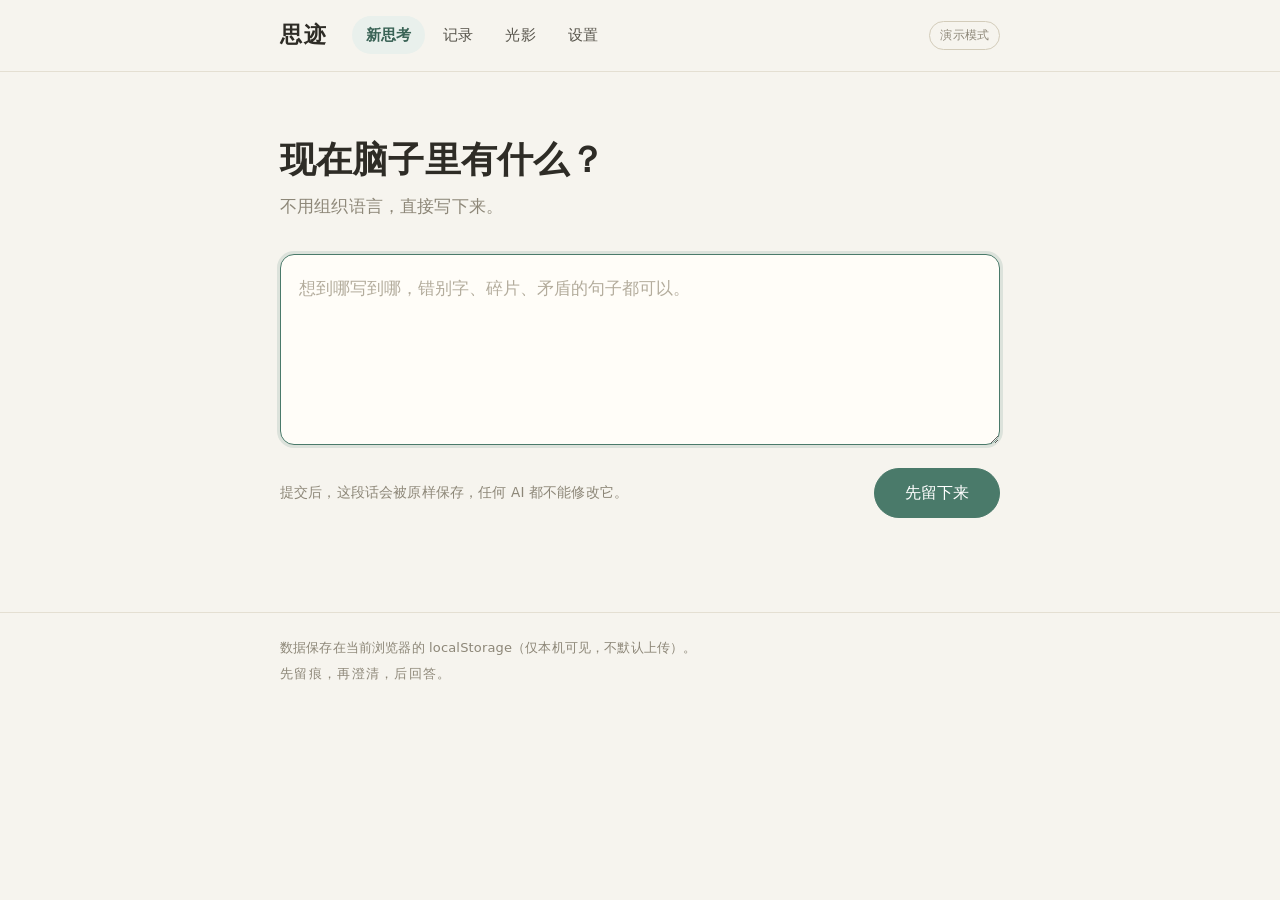
<file: app/index.html>
<!DOCTYPE html>
<html lang="zh-CN">
<head>
  <meta charset="UTF-8">
  <meta name="viewport" content="width=device-width, initial-scale=1.0">
  <meta name="description" content="思迹 · AI 提问澄清与想法留痕工具。先留痕，再澄清，后回答。">
  <meta name="color-scheme" content="light">
  <title>思迹 · AI 提问澄清与想法留痕</title>
  <link rel="stylesheet" href="css/style.css?v=20261126a">
  <link rel="stylesheet" href="css/light-field.css?v=20261126a">
  <link rel="stylesheet" href="css/thought-map.css?v=20261126a">
  <link rel="icon" href="data:image/svg+xml,%3Csvg xmlns='http://www.w3.org/2000/svg' viewBox='0 0 32 32'%3E%3Ccircle cx='16' cy='16' r='13' fill='%23f6f4ee' stroke='%234a7a6a' stroke-width='2.5'/%3E%3Ccircle cx='16' cy='16' r='5' fill='%234a7a6a'/%3E%3C/svg%3E">
</head>
<body>
  <div id="app" aria-live="off">
    <div class="wrap" style="padding-top:80px;color:#8d8778">正在载入思迹……</div>
  </div>

  <!-- 基础层 -->
  <script src="js/util.js?v=20261126a"></script>
  <script src="js/store.js?v=20261126a"></script>
  <!-- AI 服务层（可替换） -->
  <script src="js/demo-ai.js?v=20261126a"></script>
  <script src="js/ai-service.js?v=20261126a"></script>
  <!-- 通用组件与导出 -->
  <script src="js/ui.js?v=20261126a"></script>
  <script src="js/export.js?v=20261126a"></script>
  <!-- 视图 -->
  <script src="js/light-field-core.js?v=20261126a"></script>
  <script src="js/light-field-life.js?v=20261126a"></script>
  <script src="js/light-field-spots.js?v=20261126a"></script>
  <script src="js/light-field-fluid.js?v=20261126a"></script>
  <script src="js/light-field-corpus.js?v=20261126a"></script>
  <script src="js/light-field-drag.js?v=20261126a"></script>
  <script src="js/light-field-stars.js?v=20261126a"></script>
  <script src="js/light-field-soap.js?v=20261126a"></script>
  <script src="js/light-field-natural.js?v=20261126a"></script>
  <script src="js/light-field-thoughts.js?v=20261126a"></script>
  <script src="js/thought-segments.js?v=20261126a"></script>
  <script src="js/graph-keywords.js?v=20261126a"></script>
  <script src="js/graph-growth.js?v=20261126a"></script>
  <script src="js/graph-expansion-guard.js?v=20261126a"></script>
  <script src="js/thought-graph.js?v=20261126a"></script>
  <script src="js/organic-layout.js?v=20261126a"></script>
  <script src="js/preference-vector.js?v=20261126a"></script>
  <script src="js/graph-expansion.js?v=20261126a"></script>
  <script src="js/demo-expansion.js?v=20261126a"></script>
  <script src="js/expansion-service.js?v=20261126a"></script>
  <script src="js/thought-map-view.js?v=20261126a"></script>
  <script src="js/views-home.js?v=20261126a"></script>
  <script src="js/views-workspace.js?v=20261126a"></script>
  <script src="js/views-lightfield.js?v=20261126a"></script>
  <script src="js/views-path.js?v=20261126a"></script>
  <script src="js/views-history.js?v=20261126a"></script>
  <script src="js/views-detail.js?v=20261126a"></script>
  <script src="js/views-settings.js?v=20261126a"></script>
  <!-- 应用外壳（最后加载） -->
  <script src="js/public-delidata.js?v=20261126a"></script>
  <script src="js/app.js?v=20261126a"></script>
  <!-- bridge/siji-bridge.js 仅由扩展在 #/plugin 接收页按需注入，普通浏览器页面不加载。 -->
</body>
</html>
</file>
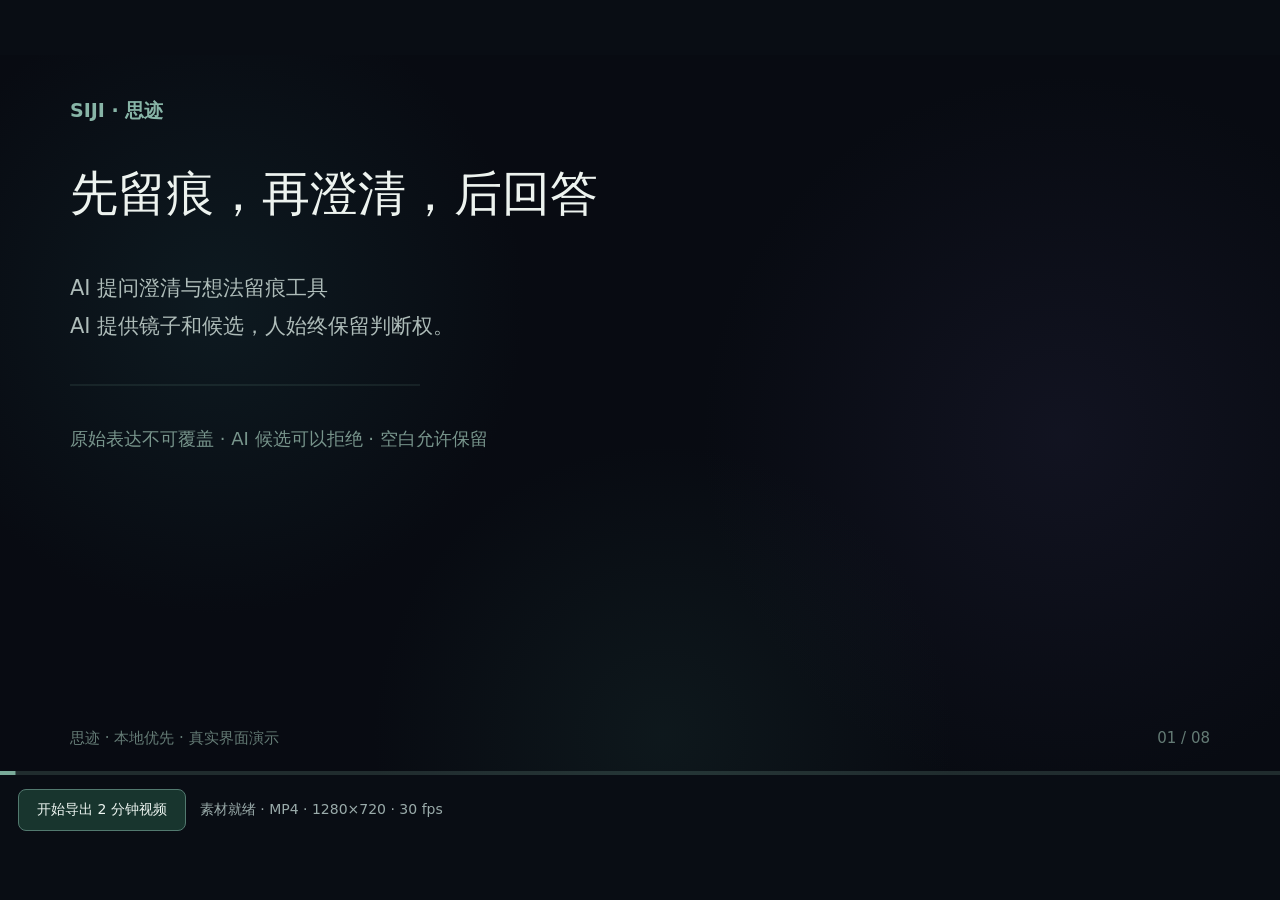
<file: app/demo-record.html>
<!DOCTYPE html>
<html lang="zh-CN">
<head>
<meta charset="UTF-8">
<meta name="viewport" content="width=device-width,initial-scale=1">
<title>思迹 · Demo 成片录制</title>
<style>
  *{box-sizing:border-box}body{margin:0;min-height:100vh;display:grid;place-items:center;background:#090d14;color:#e8eeec;font-family:system-ui,"Microsoft YaHei",sans-serif}main{width:min(1280px,100vw)}canvas{display:block;width:100%;height:auto;background:#080b12}footer{display:flex;align-items:center;gap:14px;padding:14px 18px;color:#9aabaa;font-size:14px}button{min-height:42px;padding:8px 18px;border:1px solid #52796f;border-radius:8px;background:#18352e;color:#eef6f2;font:inherit;cursor:pointer}button:disabled{opacity:.45;cursor:wait}#status{flex:1}code{color:#c6d8d2}
</style>
</head>
<body>
<main>
  <canvas id="canvas" width="1280" height="720" aria-label="思迹 Demo 视频预览"></canvas>
  <footer><button id="start" type="button" disabled>开始导出 2 分钟视频</button><span id="status">正在载入真实界面素材……</span></footer>
</main>
<script>
(() => {
  const canvas = document.getElementById('canvas');
  const ctx = canvas.getContext('2d');
  const button = document.getElementById('start');
  const status = document.getElementById('status');
  const sources = {
    mock: 'demo-plugin-handoff.png',
    star: 'demo-starfield.png',
    map: 'demo-thought-map.png',
    boundary: 'demo-boundary-control.png',
    mobile: 'thought-map-mobile.png',
  };
  const slides = [
    { duration: 8, kicker: 'SIJI · 思迹', title: '先留痕，再澄清，后回答', lines: ['AI 提问澄清与想法留痕工具', 'AI 提供镜子和候选，人始终保留判断权。'] },
    { duration: 15, kicker: '01 · 从对话到留痕', title: '先保存原话，不急着生成答案', lines: ['插件在本地融合停顿、草稿与上下文信号；用户批准后，草稿才进入思迹。', '原始表达带时间戳保存，不可被 AI 覆盖。'], image: 'mock' },
    { duration: 18, kicker: '02 · 公开案例星落', title: '让混乱有位置，也有回去的路径', lines: ['公开 DeliData 会话，无需账号或私人语料。', '每颗星来自可查看的原话；点击星点进入局部思维网络。'], image: 'star' },
    { duration: 24, kicker: '03 · 连续思维扩展', title: '不是一次性堆节点，而是沿当前逻辑生长', lines: ['TextRank、个性化 PageRank、MMR 与重复拦截共同参与候选排序。', '新节点从父节点连续展开；接受、修改或拒绝，始终由人决定。'], image: 'map' },
    { duration: 24, kicker: '04 · 用户控制扩展规模', title: '边界扩张总率上限：100%–500%', lines: ['待确认候选先占额度，拒绝后释放；接受后才计入当前扩张比例。', '达到上限时停止扩展，不再请求模型。'], image: 'boundary' },
    { duration: 12, kicker: '05 · 同一流程，不同设备', title: '移动端与键盘操作都可完成', lines: ['触控、右键、长按与 Shift+F10 使用同一节点菜单。', '减少动态效果模式下直接呈现稳定布局。'], image: 'mobile', mobile: true },
    { duration: 12, kicker: '06 · 本地优先与能力边界', title: '保留原话，也保留不确定', lines: ['历史保存在当前浏览器，可导出完整 Markdown 思考记录。', '默认是明确标注的本地启发式演示，不宣称真实遗忘检测、读心或高精度个性化。'] },
    { duration: 7, kicker: 'SIJI · 思迹', title: '让想法留下轨迹，让判断留给人', lines: ['原话输入 → 轻量澄清 → 星落留痕 → 可控扩展 → 确认后回答'] },
  ];
  const images = {};
  let recorder = null;
  let startedAt = 0;
  let previewStart = performance.now();
  const total = slides.reduce((sum, slide) => sum + slide.duration, 0);

  function wrap(text, x, y, maxWidth, lineHeight, options) {
    const opts = options || {};
    ctx.font = opts.font || '22px system-ui, "Microsoft YaHei", sans-serif';
    ctx.fillStyle = opts.color || '#aebcb9';
    ctx.textAlign = opts.align || 'left';
    let line = '';
    let row = 0;
    for (const char of Array.from(text)) {
      const test = line + char;
      if (ctx.measureText(test).width > maxWidth && line) {
        ctx.fillText(line, x, y + row * lineHeight);
        line = char;
        row += 1;
      } else line = test;
    }
    if (line) ctx.fillText(line, x, y + row * lineHeight);
    return row + 1;
  }

  function background(now) {
    ctx.fillStyle = '#080b12';
    ctx.fillRect(0, 0, 1280, 720);
    const lights = [
      [210 + Math.sin(now * 0.00011) * 35, 250, 310, '31,73,78'],
      [1020 + Math.cos(now * 0.00009) * 42, 380, 360, '48,45,80'],
      [660 + Math.sin(now * 0.00007) * 28, 680, 290, '33,65,61'],
    ];
    lights.forEach(([x, y, radius, color]) => {
      const gradient = ctx.createRadialGradient(x, y, 0, x, y, radius);
      gradient.addColorStop(0, `rgba(${color},0.24)`);
      gradient.addColorStop(1, `rgba(${color},0)`);
      ctx.fillStyle = gradient;
      ctx.fillRect(0, 0, 1280, 720);
    });
  }

  function drawImage(image, box, progress) {
    const { x, y, w, h } = box;
    ctx.save();
    ctx.beginPath();
    ctx.roundRect(x, y, w, h, 18);
    ctx.clip();
    ctx.fillStyle = 'rgba(4,7,12,0.88)';
    ctx.fillRect(x, y, w, h);
    const scale = Math.min(w / image.width, h / image.height) * (1 + progress * 0.012);
    const width = image.width * scale;
    const height = image.height * scale;
    ctx.drawImage(image, x + (w - width) / 2, y + (h - height) / 2, width, height);
    ctx.restore();
    ctx.strokeStyle = 'rgba(155,190,180,0.18)';
    ctx.lineWidth = 1;
    ctx.beginPath();
    ctx.roundRect(x, y, w, h, 18);
    ctx.stroke();
  }

  function draw(now, recordingTime) {
    background(now);
    const elapsed = recordingTime == null ? (now - previewStart) / 1000 : recordingTime;
    let cursor = 0;
    let index = slides.length - 1;
    let slide = slides[index];
    let local = slide.duration;
    for (let i = 0; i < slides.length; i++) {
      if (elapsed < cursor + slides[i].duration) {
        index = i;
        slide = slides[i];
        local = elapsed - cursor;
        break;
      }
      cursor += slides[i].duration;
    }
    const progress = Math.max(0, Math.min(1, local / slide.duration));
    ctx.textBaseline = 'alphabetic';
    ctx.textAlign = 'left';
    ctx.fillStyle = '#88b5a7';
    ctx.font = '600 19px system-ui, "Microsoft YaHei", sans-serif';
    ctx.fillText(slide.kicker, 70, 62);
    const titleSize = slide.image ? 38 : 48;
    wrap(slide.title, 70, slide.image ? 116 : 155, 1140, titleSize * 1.35, { font: `500 ${titleSize}px system-ui, "Microsoft YaHei", sans-serif`, color: '#edf3ef' });
    const lineStart = slide.image ? 174 : 240;
    slide.lines.forEach((line, i) => wrap(line, 70, lineStart + i * 38, 1140, 30, { font: '21px system-ui, "Microsoft YaHei", sans-serif', color: '#aebcb9' }));
    if (slide.image && images[slide.image]) {
      if (slide.mobile) drawImage(images[slide.image], { x: 840, y: 218, w: 270, h: 440 }, progress);
      else drawImage(images[slide.image], { x: 70, y: 236, w: 1140, h: 408 }, progress);
    }
    if (!slide.image) {
      ctx.strokeStyle = 'rgba(132,181,166,0.22)';
      ctx.beginPath();
      ctx.moveTo(70, 330);
      ctx.lineTo(420, 330);
      ctx.stroke();
      ctx.fillStyle = '#78958c';
      ctx.font = '18px system-ui, "Microsoft YaHei", sans-serif';
      ctx.fillText('原始表达不可覆盖 · AI 候选可以拒绝 · 空白允许保留', 70, 390);
    }
    ctx.fillStyle = '#647b75';
    ctx.font = '15px system-ui, "Microsoft YaHei", sans-serif';
    ctx.fillText('思迹 · 本地优先 · 真实界面演示', 70, 688);
    ctx.textAlign = 'right';
    ctx.fillText(`${String(index + 1).padStart(2, '0')} / ${String(slides.length).padStart(2, '0')}`, 1210, 688);
    ctx.textAlign = 'left';
    ctx.fillStyle = 'rgba(128,174,159,0.2)';
    ctx.fillRect(0, 716, 1280, 4);
    ctx.fillStyle = '#79aa99';
    ctx.fillRect(0, 716, 1280 * Math.min(1, elapsed / total), 4);
    const fade = Math.min(1, local / 0.65, (slide.duration - local) / 0.65);
    if (fade < 1) {
      ctx.fillStyle = `rgba(8,11,18,${1 - Math.max(0, fade)})`;
      ctx.fillRect(0, 0, 1280, 720);
    }
  }

  function preview(now) {
    if (recorder) return;
    draw(now);
    requestAnimationFrame(preview);
  }

  function mimeType() {
    const types = ['video/mp4;codecs=avc1.42E01E', 'video/mp4', 'video/webm;codecs=vp9', 'video/webm'];
    return types.find((type) => MediaRecorder.isTypeSupported(type)) || '';
  }

  async function start() {
    button.disabled = true;
    const type = mimeType();
    const extension = type.includes('mp4') ? 'mp4' : 'webm';
    const stream = canvas.captureStream(30);
    const chunks = [];
    recorder = new MediaRecorder(stream, type ? { mimeType: type, videoBitsPerSecond: 5000000 } : { videoBitsPerSecond: 5000000 });
    recorder.ondataavailable = (event) => { if (event.data.size) chunks.push(event.data); };
    recorder.onstop = () => {
      const blob = new Blob(chunks, { type: type || 'video/webm' });
      const url = URL.createObjectURL(blob);
      const anchor = document.createElement('a');
      anchor.href = url;
      anchor.download = `思迹-Demo-2分钟.${extension}`;
      document.body.appendChild(anchor);
      anchor.click();
      anchor.remove();
      setTimeout(() => URL.revokeObjectURL(url), 30000);
      status.textContent = `已导出 ${extension.toUpperCase()} · ${(blob.size / 1024 / 1024).toFixed(1)} MB`;
      document.title = '已导出 · 思迹 Demo';
      recorder = null;
      previewStart = performance.now();
      requestAnimationFrame(preview);
    };
    startedAt = performance.now();
    recorder.start(1000);
    status.textContent = `正在录制 02:00 · ${extension.toUpperCase()}`;
    function frame(now) {
      if (!recorder) return;
      const elapsed = Math.min(total, (now - startedAt) / 1000);
      draw(now, elapsed);
      const remaining = Math.max(0, total - elapsed);
      status.textContent = `正在录制 · 剩余 ${String(Math.floor(remaining / 60)).padStart(2, '0')}:${String(Math.ceil(remaining % 60)).padStart(2, '0')} · ${extension.toUpperCase()}`;
      if (elapsed >= total) recorder.stop();
      else requestAnimationFrame(frame);
    }
    requestAnimationFrame(frame);
  }

  Promise.all(Object.entries(sources).map(([key, src]) => new Promise((resolve, reject) => {
    const image = new Image();
    image.onload = () => { images[key] = image; resolve(); };
    image.onerror = reject;
    image.src = src;
  }))).then(() => {
    button.disabled = false;
    status.textContent = `素材就绪 · ${mimeType().includes('mp4') ? 'MP4' : 'WebM'} · 1280×720 · 30 fps`;
    button.addEventListener('click', start, { once: true });
    requestAnimationFrame(preview);
  }).catch((error) => { status.textContent = '素材载入失败：' + error.message; });
})();
</script>
</body>
</html>
</file>
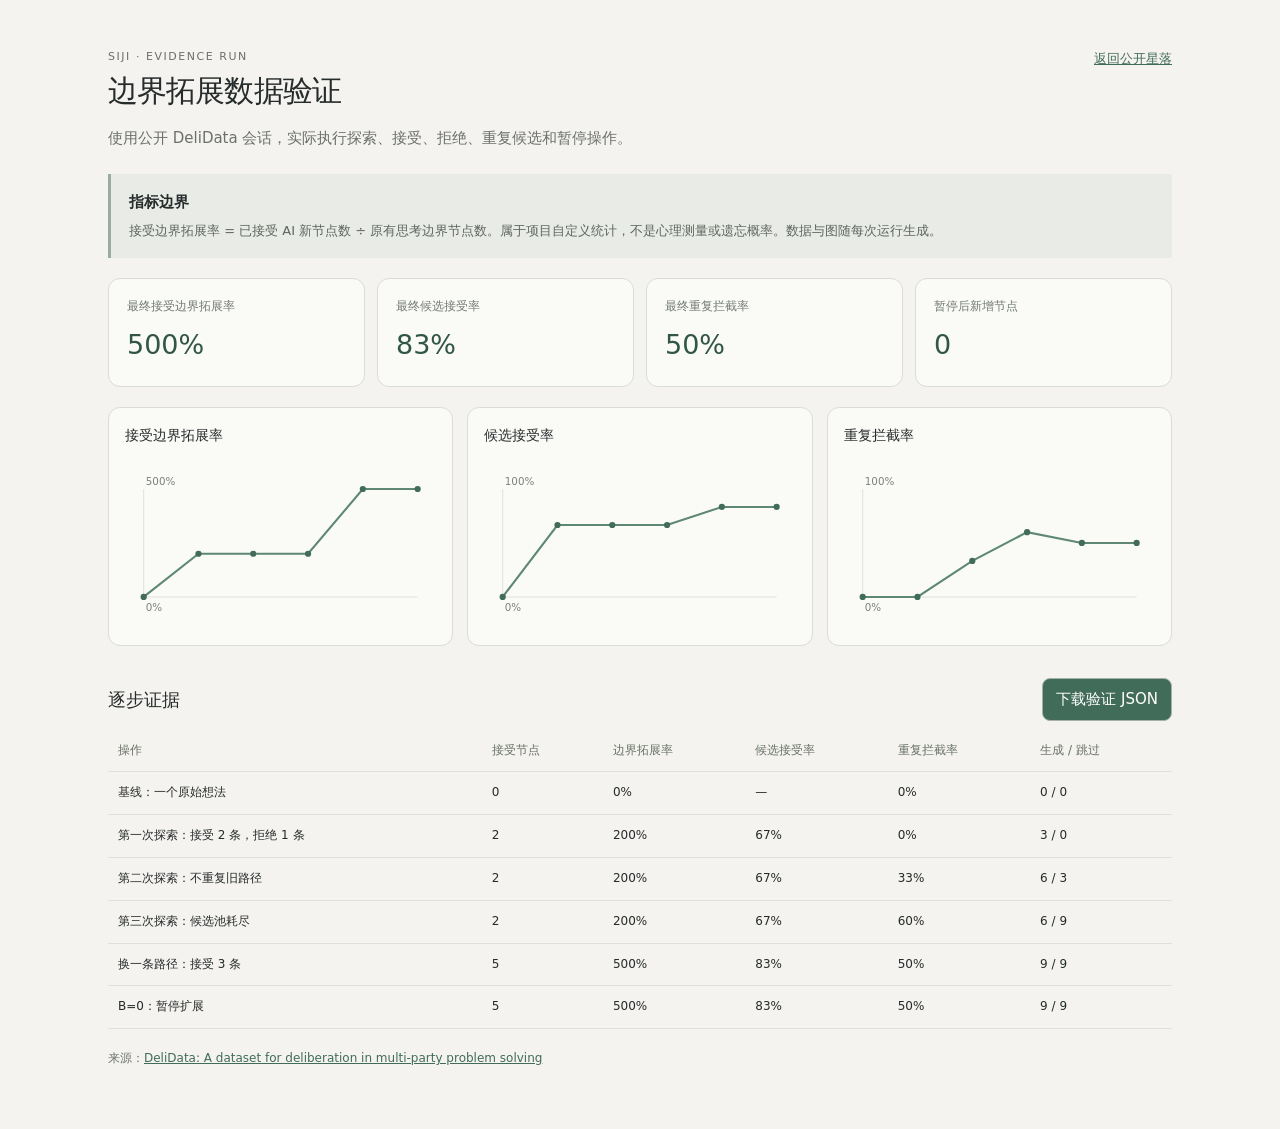
<file: app/growth-validation.html>
<!DOCTYPE html>
<html lang="zh-CN">
<head>
  <meta charset="UTF-8">
  <meta name="viewport" content="width=device-width, initial-scale=1.0">
  <meta name="description" content="思迹边界拓展指标：使用 DeliData 公开会话进行数据化验证。">
  <title>边界拓展数据验证 · 思迹</title>
  <link rel="stylesheet" href="css/growth-validation.css">
</head>
<body>
  <main class="validation-main">
    <header class="validation-header">
      <div>
        <p class="eyebrow">SIJI · EVIDENCE RUN</p>
        <h1>边界拓展数据验证</h1>
        <p>使用公开 DeliData 会话，实际执行探索、接受、拒绝、重复候选和暂停操作。</p>
      </div>
      <a href="#/demo/delidata">返回公开星落</a>
    </header>

    <section class="notice">
      <strong>指标边界</strong>
      <p>接受边界拓展率 = 已接受 AI 新节点数 ÷ 原有思考边界节点数。属于项目自定义统计，不是心理测量或遗忘概率。数据与图随每次运行生成。</p>
    </section>

    <div id="loading" role="status">正在运行 DeliData 验证序列……</div>
    <div id="report" hidden>
      <section id="metric-cards" class="metric-cards" aria-label="最终指标"></section>
      <section class="chart-section" aria-label="指标变化曲线">
        <div class="chart-card"><h2>接受边界拓展率</h2><div id="chart-boundary"></div></div>
        <div class="chart-card"><h2>候选接受率</h2><div id="chart-acceptance"></div></div>
        <div class="chart-card"><h2>重复拦截率</h2><div id="chart-duplicate"></div></div>
      </section>
      <section class="table-section">
        <div class="table-heading"><h2>逐步证据</h2><button id="download-json" type="button">下载验证 JSON</button></div>
        <div class="table-scroll">
          <table>
            <thead><tr><th>操作</th><th>接受节点</th><th>边界拓展率</th><th>候选接受率</th><th>重复拦截率</th><th>生成 / 跳过</th></tr></thead>
            <tbody id="steps-body"></tbody>
          </table>
        </div>
      </section>
      <p class="source-line">来源：<a id="source-link" target="_blank" rel="noreferrer">DeliData: A dataset for deliberation in multi-party problem solving</a></p>
    </div>
  </main>
  <script src="js/util.js"></script>
  <script src="js/thought-segments.js"></script>
  <script src="js/graph-keywords.js"></script>
  <script src="js/graph-expansion-guard.js"></script>
  <script src="js/thought-graph.js"></script>
  <script src="js/preference-vector.js"></script>
  <script src="js/demo-expansion.js"></script>
  <script src="js/graph-growth.js"></script>
  <script src="js/public-delidata.js"></script>
  <script src="js/growth-validation-runner.js"></script>
  <script src="js/growth-validation-page.js"></script>
</body>
</html>
</file>
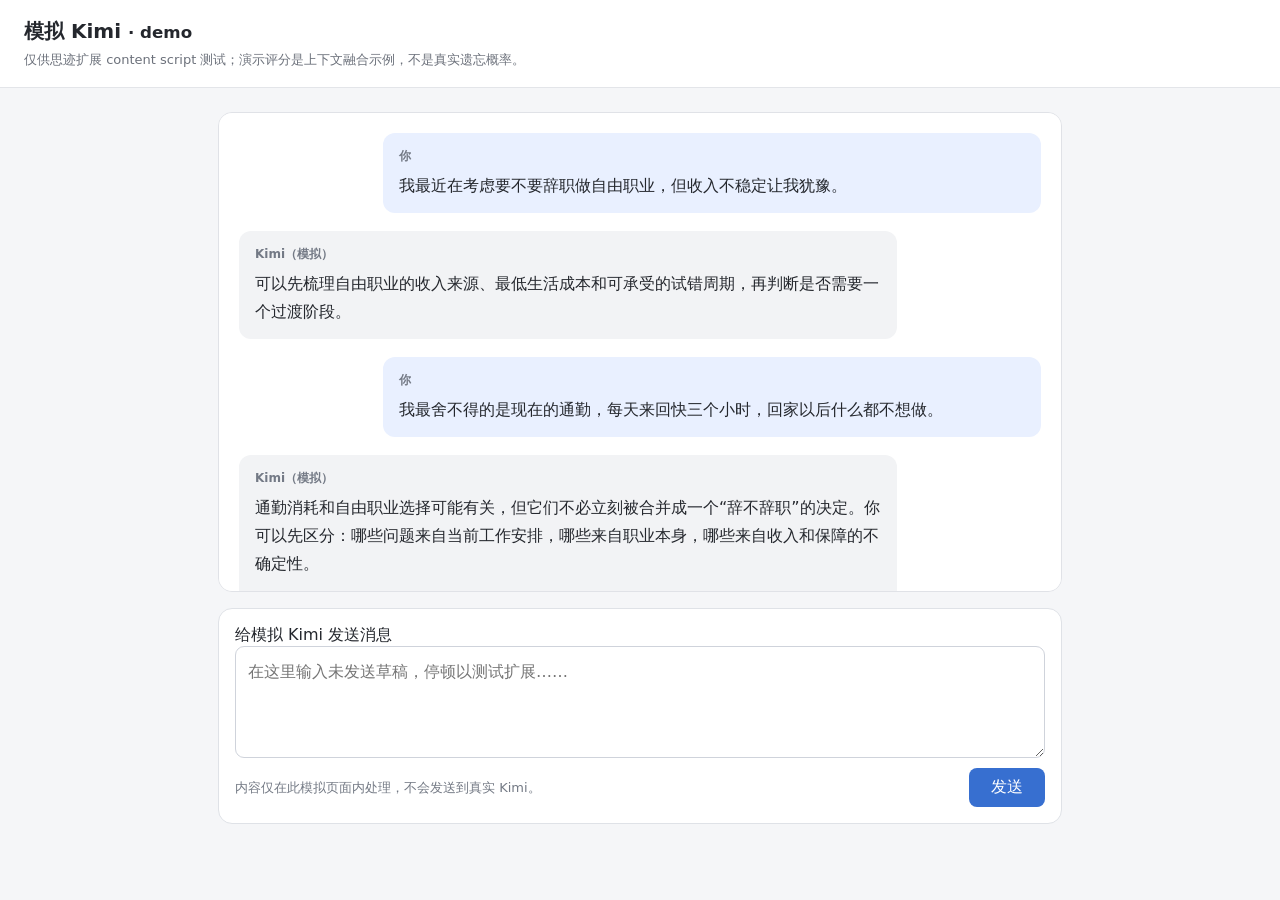
<file: app/mock-kimi.html>
<!DOCTYPE html>
<html lang="zh-CN">
<head>
  <meta charset="UTF-8">
  <meta name="viewport" content="width=device-width, initial-scale=1.0">
  <title>模拟 Kimi · 思迹扩展测试页</title>
  <style>
    :root { color-scheme: light; font-family: system-ui, "Microsoft YaHei", sans-serif; background: #f5f6f8; color: #24272d; }
    * { box-sizing: border-box; }
    body { margin: 0; }
    header { padding: 18px 24px; background: #fff; border-bottom: 1px solid #e3e5e9; }
    header h1 { margin: 0 0 6px; font-size: 20px; }
    header p { margin: 0; color: #6c717b; font-size: 13px; }
    main { max-width: 880px; margin: 24px auto; padding: 0 18px; }
    #messages { height: 480px; overflow-y: auto; padding: 20px; background: #fff; border: 1px solid #e0e2e7; border-radius: 14px; scroll-behavior: smooth; }
    .message { max-width: 82%; margin: 0 0 18px; padding: 13px 16px; border-radius: 12px; line-height: 1.75; white-space: pre-wrap; }
    .message.user, .message.user-message { margin-left: auto; background: #e9f0ff; }
    .message.ai, .message.ai-message, .message.assistant { margin-right: auto; background: #f2f3f5; }
    .message p { margin: 0 0 12px; }
    .message p:last-child { margin-bottom: 0; }
    .message-role { display: block; margin-bottom: 5px; color: #737985; font-size: 12px; font-weight: 600; }
    #composer { margin-top: 16px; padding: 16px; background: #fff; border: 1px solid #dfe2e7; border-radius: 14px; }
    #prompt-input { display: block; width: 100%; min-height: 112px; resize: vertical; padding: 12px; border: 1px solid #cfd3db; border-radius: 9px; font: inherit; line-height: 1.6; }
    #prompt-input:focus { outline: 3px solid #dbe6ff; border-color: #587fcf; }
    .composer-footer { display: flex; align-items: center; justify-content: space-between; gap: 12px; margin-top: 10px; }
    .composer-footer span { color: #747a85; font-size: 13px; }
    #send-button { padding: 9px 22px; border: 0; border-radius: 8px; background: #376fd0; color: #fff; font: inherit; cursor: pointer; }
    #send-button:hover { background: #2d5fb5; }
    @media (max-width: 600px) { .message { max-width: 94%; } #messages { height: 58vh; } }
  </style>
</head>
<body>
  <header>
    <h1>模拟 Kimi <small>· demo</small></h1>
    <p>仅供思迹扩展 content script 测试；演示评分是上下文融合示例，不是真实遗忘概率。</p>
  </header>
  <main>
    <div id="messages" class="messages chat-history" role="log" aria-label="模拟对话消息区" aria-live="polite">
      <article class="message user user-message" data-message-id="user-1"><span class="message-role">你</span>我最近在考虑要不要辞职做自由职业，但收入不稳定让我犹豫。</article>
      <article class="message ai ai-message assistant" data-message-id="ai-1"><span class="message-role">Kimi（模拟）</span>可以先梳理自由职业的收入来源、最低生活成本和可承受的试错周期，再判断是否需要一个过渡阶段。</article>
      <article class="message user user-message" data-message-id="user-2"><span class="message-role">你</span>我最舍不得的是现在的通勤，每天来回快三个小时，回家以后什么都不想做。</article>
      <article class="message ai ai-message assistant" data-message-id="ai-2"><span class="message-role">Kimi（模拟）</span><p>通勤消耗和自由职业选择可能有关，但它们不必立刻被合并成一个“辞不辞职”的决定。你可以先区分：哪些问题来自当前工作安排，哪些来自职业本身，哪些来自收入和保障的不确定性。</p><p>例如，先记录一周里通勤前后精力变化，再估算如果远程办公或减少通勤天数，困扰会缓解多少。这些信息能帮助你判断真正需要改变的是岗位、工作方式，还是生活节奏。</p></article>
      <article class="message user user-message" data-message-id="user-3"><span class="message-role">你</span>其实我以前写过一些县城青年的故事，一直想整理成一本小说，但总觉得准备不够。</article>
      <article class="message ai ai-message assistant" data-message-id="ai-3"><span class="message-role">Kimi（模拟）</span><p>“准备不够”可能包含几个不同层面：素材还不够、结构还不清楚、担心写不好，或者还没有找到合适的发布时间。把这几件事拆开，会比笼统地等待准备好更容易行动。</p><p>你可以先选一个最想保留的人物或场景，写一篇不追求完整的短章。写完后标注哪些地方来自真实经验，哪些是虚构，哪些仍需查证。这样既能推进作品，也能看出缺口究竟在哪里。</p><p>如果县城经验与私人记忆紧密相关，还可以提前决定公开边界：哪些人物需要改写，哪些细节暂时不发表，哪些内容只留给自己。边界明确以后，写作时的顾虑可能会减少。</p><p>这是一种拆解示例，不是对你真实动机的判断。你可以保留其中有用的部分，也可以直接指出哪里不符合你的情况。</p></article>
      <article class="message user user-message" data-message-id="user-4"><span class="message-role">你</span>我最怕写出来太私人，亲戚看到以后会对号入座。</article>
      <article class="message ai ai-message assistant" data-message-id="ai-4"><span class="message-role">Kimi（模拟）</span><p>你可以把“写完”和“公开”分成两个决定。先写私密版本，不必在创作阶段就解决所有发表问题；之后再做一次专门的身份模糊化处理。</p><p>处理时可以合并人物、改变地点与职业、调整事件顺序，同时保留你真正想表达的情感关系。也可以请可信任但不在原社交圈里的读者检查，看哪些细节仍容易识别。</p></article>
      <article class="message user user-message" data-message-id="user-5"><span class="message-role">你</span>如果先写一组散文呢？也许不用马上决定小说结构。</article>
      <article class="message ai ai-message assistant" data-message-id="ai-5"><span class="message-role">Kimi（模拟）</span><p>先写散文可以成为一个低成本试验：每篇只处理一个人物、一段关系或一个场景。几篇之后，你再观察它们是否自然形成共同主题，以及是否仍需要小说这种形式。</p><p>为了保留选择空间，可以先设立三篇的小目标，不提前规定最终形态。完成后分别记录“最想继续的主题”“最难处理的人物”“仍不愿公开的内容”，再决定下一步。</p><p>这里的关键不是把散文当作小说的预备作业，而是让它本身也能成立。这样即使最后不成书，你仍然完成了三篇独立作品。</p><p>你还可以为每篇保留两个版本：完整私密版和可公开版。前者帮助你诚实表达，后者用于处理隐私边界，两个版本不必互相替代。</p></article>
    </div>
    <form id="composer">
      <label for="prompt-input">给模拟 Kimi 发送消息</label>
      <textarea id="prompt-input" name="prompt" class="chat-input" placeholder="在这里输入未发送草稿，停顿以测试扩展……"></textarea>
      <div class="composer-footer">
        <span>内容仅在此模拟页面内处理，不会发送到真实 Kimi。</span>
        <button id="send-button" type="submit">发送</button>
      </div>
    </form>
  </main>
  <script>
    (function () {
      const form = document.getElementById('composer');
      const input = document.getElementById('prompt-input');
      const messages = document.getElementById('messages');
      if (new URLSearchParams(location.search).has('autotest')) {
        setTimeout(() => {
          input.value = '我在思考怎样把原来的想法说清楚，但写到这里突然不知道下一句该怎么接。';
          input.dispatchEvent(new Event('input', { bubbles: true }));
        }, 800);
      }
      let count = 6;
      form.addEventListener('submit', function (event) {
        event.preventDefault();
        const text = input.value.trim();
        if (!text) return;
        const user = document.createElement('article');
        user.className = 'message user user-message';
        user.dataset.messageId = 'user-' + count;
        user.textContent = text;
        messages.appendChild(user);
        const ai = document.createElement('article');
        ai.className = 'message ai ai-message assistant';
        ai.dataset.messageId = 'ai-' + count;
        ai.textContent = '【模拟回答】你刚才写下的内容已经显示在消息区。此页面没有连接真实 AI，主要用于测试扩展的输入、停顿、回读历史与草稿交接。';
        messages.appendChild(ai);
        count += 1;
        input.value = '';
        input.dispatchEvent(new Event('input', { bubbles: true }));
        messages.scrollTop = messages.scrollHeight;
      });
    })();
  </script>
</body>
</html>
</file>
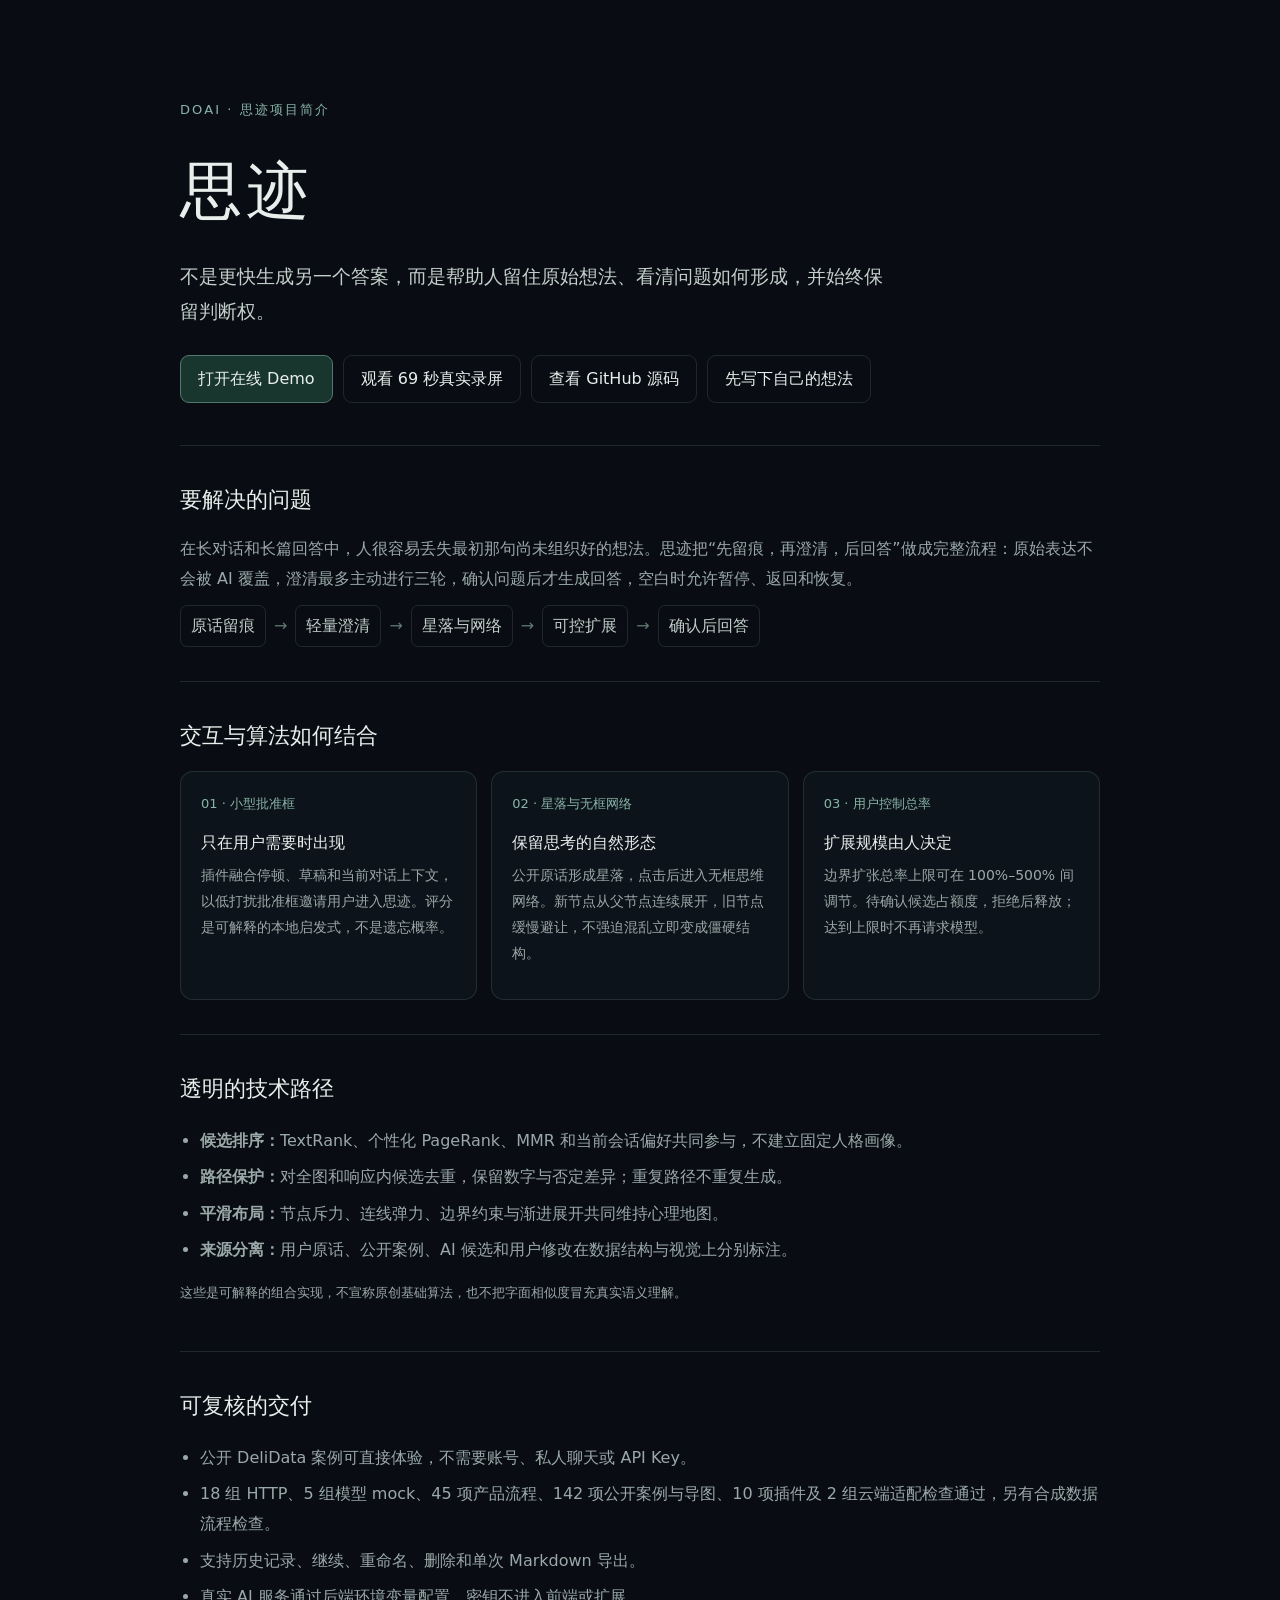
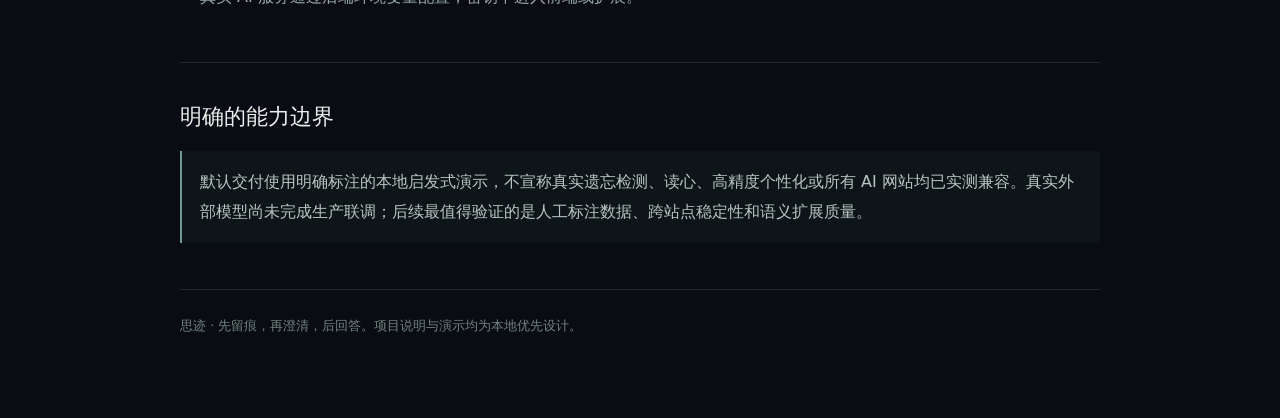
<file: app/project-brief.html>
<!DOCTYPE html>
<html lang="zh-CN">
<head>
<meta charset="UTF-8">
<meta name="viewport" content="width=device-width,initial-scale=1">
<meta name="description" content="思迹：AI 提问澄清与想法留痕工具。先留痕，再澄清，后回答。">
<title>思迹 · 项目简介</title>
<style>
:root{color-scheme:dark;--bg:#090d13;--panel:#101720;--text:#e8eeeb;--muted:#9aa9a7;--accent:#88b5a7;--line:rgba(150,180,171,.16)}*{box-sizing:border-box}body{margin:0;background:var(--bg);color:var(--text);font-family:system-ui,"Microsoft YaHei",sans-serif;line-height:1.85}main{width:min(920px,calc(100% - 36px));margin:0 auto;padding:64px 0 80px}header{padding:34px 0 42px;border-bottom:1px solid var(--line)}.eyebrow{color:var(--accent);font-size:13px;letter-spacing:.16em}h1{margin:12px 0 10px;font-size:clamp(36px,6vw,62px);font-weight:500;letter-spacing:.08em}h2{margin:0 0 14px;font-size:22px;font-weight:500}h3{margin:0 0 6px;font-size:16px;font-weight:500}p{margin:0 0 12px;color:var(--muted)}.lead{max-width:720px;font-size:19px;color:#c3cfca}.actions{display:flex;flex-wrap:wrap;gap:10px;margin-top:26px}.actions a{display:inline-flex;align-items:center;min-height:44px;padding:8px 17px;border:1px solid var(--line);border-radius:9px;color:var(--text);text-decoration:none}.actions a.primary{border-color:#52796f;background:#18352e}.actions a:focus-visible{outline:2px solid var(--accent);outline-offset:3px}section{padding:34px 0;border-bottom:1px solid var(--line)}.grid{display:grid;grid-template-columns:repeat(3,1fr);gap:14px}.card{padding:20px;border:1px solid var(--line);border-radius:13px;background:rgba(16,23,32,.65)}.card p{font-size:14px}.number{display:block;margin-bottom:12px;color:var(--accent);font-size:13px}.flow{display:flex;flex-wrap:wrap;gap:8px;align-items:center;color:#c1cec9}.flow span{padding:5px 10px;border:1px solid var(--line);border-radius:7px}.flow b{color:#5f7770;font-weight:400}.checks{padding-left:20px;color:var(--muted)}.checks li{margin:7px 0}.note{padding:16px 18px;border-left:2px solid #6d9c8d;background:rgba(70,110,96,.08);color:#b7c6c0}.small{font-size:13px}footer{padding-top:24px;color:#71827e;font-size:13px}@media(max-width:700px){main{padding-top:34px}.grid{grid-template-columns:1fr}h2{font-size:20px}.lead{font-size:17px}}
</style>
</head>
<body>
<main>
  <header>
    <div class="eyebrow">DOAI · 思迹项目简介</div>
    <h1>思迹</h1>
    <p class="lead">不是更快生成另一个答案，而是帮助人留住原始想法、看清问题如何形成，并始终保留判断权。</p>
    <div class="actions"><a class="primary" href="/?v=boundary#/demo/delidata">打开在线 Demo</a><a href="https://www.bilibili.com/video/BV1LQykzCEih" target="_blank" rel="noopener noreferrer">观看 69 秒真实录屏</a><a href="https://github.com/132fafh/siji-hackathon" target="_blank" rel="noopener noreferrer">查看 GitHub 源码</a><a href="/?v=boundary">先写下自己的想法</a></div>
  </header>
  <section>
    <h2>要解决的问题</h2>
    <p>在长对话和长篇回答中，人很容易丢失最初那句尚未组织好的想法。思迹把“先留痕，再澄清，后回答”做成完整流程：原始表达不会被 AI 覆盖，澄清最多主动进行三轮，确认问题后才生成回答，空白时允许暂停、返回和恢复。</p>
    <div class="flow"><span>原话留痕</span><b>→</b><span>轻量澄清</span><b>→</b><span>星落与网络</span><b>→</b><span>可控扩展</span><b>→</b><span>确认后回答</span></div>
  </section>
  <section>
    <h2>交互与算法如何结合</h2>
    <div class="grid">
      <article class="card"><span class="number">01 · 小型批准框</span><h3>只在用户需要时出现</h3><p>插件融合停顿、草稿和当前对话上下文，以低打扰批准框邀请用户进入思迹。评分是可解释的本地启发式，不是遗忘概率。</p></article>
      <article class="card"><span class="number">02 · 星落与无框网络</span><h3>保留思考的自然形态</h3><p>公开原话形成星落，点击后进入无框思维网络。新节点从父节点连续展开，旧节点缓慢避让，不强迫混乱立即变成僵硬结构。</p></article>
      <article class="card"><span class="number">03 · 用户控制总率</span><h3>扩展规模由人决定</h3><p>边界扩张总率上限可在 100%–500% 间调节。待确认候选占额度，拒绝后释放；达到上限时不再请求模型。</p></article>
    </div>
  </section>
  <section>
    <h2>透明的技术路径</h2>
    <ul class="checks">
      <li><strong>候选排序：</strong>TextRank、个性化 PageRank、MMR 和当前会话偏好共同参与，不建立固定人格画像。</li>
      <li><strong>路径保护：</strong>对全图和响应内候选去重，保留数字与否定差异；重复路径不重复生成。</li>
      <li><strong>平滑布局：</strong>节点斥力、连线弹力、边界约束与渐进展开共同维持心理地图。</li>
      <li><strong>来源分离：</strong>用户原话、公开案例、AI 候选和用户修改在数据结构与视觉上分别标注。</li>
    </ul>
    <p class="small">这些是可解释的组合实现，不宣称原创基础算法，也不把字面相似度冒充真实语义理解。</p>
  </section>
  <section>
    <h2>可复核的交付</h2>
    <ul class="checks">
      <li>公开 DeliData 案例可直接体验，不需要账号、私人聊天或 API Key。</li>
      <li>18 组 HTTP、5 组模型 mock、45 项产品流程、142 项公开案例与导图、10 项插件及 2 组云端适配检查通过，另有合成数据流程检查。</li>
      <li>支持历史记录、继续、重命名、删除和单次 Markdown 导出。</li>
      <li>真实 AI 服务通过后端环境变量配置，密钥不进入前端或扩展。</li>
    </ul>
  </section>
  <section>
    <h2>明确的能力边界</h2>
    <p class="note">默认交付使用明确标注的本地启发式演示，不宣称真实遗忘检测、读心、高精度个性化或所有 AI 网站均已实测兼容。真实外部模型尚未完成生产联调；后续最值得验证的是人工标注数据、跨站点稳定性和语义扩展质量。</p>
  </section>
  <footer>思迹 · 先留痕，再澄清，后回答。项目说明与演示均为本地优先设计。</footer>
</main>
</body>
</html>
</file>
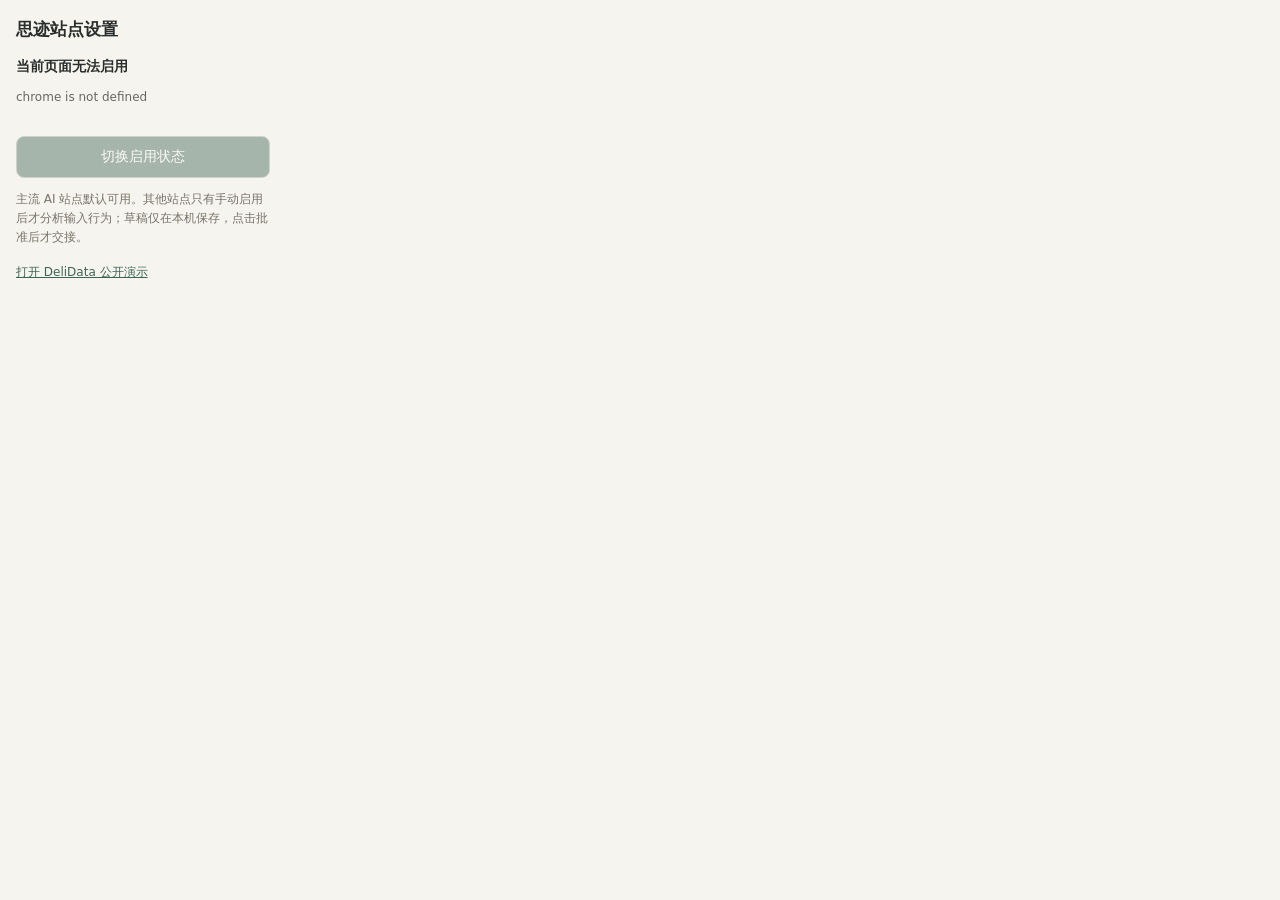
<file: extension/popup.html>
<!DOCTYPE html>
<html lang="zh-CN">
<head>
  <meta charset="UTF-8">
  <meta name="viewport" content="width=device-width, initial-scale=1.0">
  <title>思迹站点设置</title>
  <link rel="stylesheet" href="popup.css">
</head>
<body>
  <main>
    <h1>思迹站点设置</h1>
    <p id="site-name" class="site-name">正在读取当前站点……</p>
    <p id="site-host" class="site-host"></p>
    <p id="site-status" class="site-status" role="status"></p>
    <button id="toggle-site" type="button" disabled>切换启用状态</button>
    <p class="privacy-note">主流 AI 站点默认可用。其他站点只有手动启用后才分析输入行为；草稿仅在本机保存，点击批准后才交接。</p>
    <a href="http://localhost:8141/#/demo/delidata" target="_blank" rel="noreferrer">打开 DeliData 公开演示</a>
  </main>
  <script src="popup.js"></script>
</body>
</html>
</file>
<file: app/css/style.css>
/* ============ 思迹 · 样式 ============
 * 气质：安静、克制、低刺激、适合思考。
 * 米白底、深色正文、柔和强调色；大留白；无炫技动画。
 */

:root {
  --bg: #f6f4ee;
  --surface: #fffdf8;
  --surface-ai: #faf8f1;
  --text: #2e2c26;
  --text-soft: #57544b;
  --muted: #8d8778;
  --line: #e4dfd2;
  --line-strong: #d3ccba;
  --accent: #4a7a6a;        /* 柔和苔绿 */
  --accent-strong: #3a6356;
  --accent-ink: #ffffff;
  --accent-wash: #e9f0ec;
  --warn: #a35e4c;
  --ai-line: #b3a88f;       /* AI 虚线 */
  --radius: 14px;
  --shadow: 0 1px 2px rgba(60, 55, 40, 0.04);
  --font-body: system-ui, -apple-system, "Segoe UI", "PingFang SC", "Hiragino Sans GB", "Microsoft YaHei", "Noto Sans CJK SC", sans-serif;
  --font-serif: Georgia, "Times New Roman", "Songti SC", "STSong", "SimSun", "Noto Serif SC", serif;
}

* { box-sizing: border-box; }

html { -webkit-text-size-adjust: 100%; }

body {
  margin: 0;
  background: var(--bg);
  color: var(--text);
  font-family: var(--font-body);
  font-size: 16px;
  line-height: 1.75;
  letter-spacing: 0.01em;
}

::selection { background: var(--accent-wash); }

/* 焦点可见性 */
:focus-visible {
  outline: 2px solid var(--accent);
  outline-offset: 2px;
  border-radius: 4px;
}

.sr-only {
  position: absolute;
  width: 1px; height: 1px;
  padding: 0; margin: -1px;
  overflow: hidden;
  clip: rect(0 0 0 0);
  white-space: nowrap; border: 0;
}

.skip-link {
  position: absolute;
  left: -999px;
  top: 0;
  background: var(--accent);
  color: var(--accent-ink);
  padding: 8px 16px;
  z-index: 200;
  border-radius: 0 0 8px 0;
}
.skip-link:focus { left: 0; }

.wrap {
  max-width: 760px;
  margin: 0 auto;
  padding: 0 20px;
}

/* ---------- 头部 ---------- */
.site-header {
  border-bottom: 1px solid var(--line);
  background: var(--bg);
}
.header-inner {
  display: flex;
  align-items: center;
  gap: 24px;
  padding-top: 16px;
  padding-bottom: 16px;
}
.brand {
  font-family: var(--font-serif);
  font-size: 22px;
  font-weight: 700;
  color: var(--text);
  text-decoration: none;
  letter-spacing: 0.08em;
}
.site-nav {
  display: flex;
  gap: 4px;
  flex: 1;
}
.site-nav a {
  color: var(--text-soft);
  text-decoration: none;
  padding: 6px 14px;
  border-radius: 999px;
  font-size: 15px;
}
.site-nav a:hover { background: var(--accent-wash); color: var(--accent-strong); }
.site-nav a.is-active { background: var(--accent-wash); color: var(--accent-strong); font-weight: 600; }
.header-badge { margin-left: auto; }

.badge {
  display: inline-block;
  font-size: 12px;
  padding: 3px 10px;
  border-radius: 999px;
  border: 1px solid var(--line-strong);
  color: var(--muted);
  white-space: nowrap;
}
.badge-api {
  color: var(--accent-strong);
  border-color: var(--accent);
  background: var(--accent-wash);
}

/* ---------- 主体 ---------- */
.main { padding: 40px 20px 80px; min-height: 60vh; }

/* ---------- 首页 ---------- */
.hero { padding: 24px 0 8px; }
.hero-title {
  font-family: var(--font-serif);
  font-size: clamp(26px, 4.5vw, 36px);
  font-weight: 700;
  margin: 0 0 8px;
  line-height: 1.35;
}
.hero-sub {
  color: var(--muted);
  margin: 0 0 32px;
  font-size: 17px;
}

.composer textarea {
  width: 100%;
  border: 1px solid var(--line-strong);
  background: var(--surface);
  border-radius: var(--radius);
  padding: 18px;
  font-size: 17px;
  font-family: var(--font-body);
  line-height: 1.8;
  color: var(--text);
  resize: vertical;
  min-height: 140px;
  box-shadow: var(--shadow);
}
.composer textarea::placeholder { color: #b3ac9c; }
.composer textarea:focus { border-color: var(--accent); outline: none; box-shadow: 0 0 0 3px rgba(74, 122, 106, 0.15); }

.composer-foot {
  display: flex;
  align-items: center;
  justify-content: space-between;
  gap: 16px;
  margin-top: 14px;
  flex-wrap: wrap;
}
.composer-note { color: var(--muted); font-size: 13.5px; margin: 0; }

.section-head {
  display: flex;
  align-items: baseline;
  justify-content: space-between;
  margin: 48px 0 16px;
}
.section-head h2 {
  font-family: var(--font-serif);
  font-size: 20px;
  margin: 0;
}
.link-muted { color: var(--muted); font-size: 14px; text-decoration: none; }
.link-muted:hover { color: var(--accent-strong); }

.recent-list { list-style: none; padding: 0; margin: 0; display: grid; gap: 10px; }
.recent-item {
  display: flex;
  flex-direction: column;
  gap: 2px;
  padding: 14px 18px;
  background: var(--surface);
  border: 1px solid var(--line);
  border-radius: var(--radius);
  text-decoration: none;
  color: var(--text);
  transition: border-color 0.15s ease;
}
.recent-item:hover { border-color: var(--accent); }
.recent-title { font-weight: 600; }
.recent-meta { color: var(--muted); font-size: 13px; }

/* ---------- 按钮 ---------- */
.btn {
  display: inline-block;
  font-family: var(--font-body);
  font-size: 15px;
  line-height: 1.4;
  padding: 10px 22px;
  border-radius: 999px;
  border: 1px solid var(--line-strong);
  background: var(--surface);
  color: var(--text);
  cursor: pointer;
  text-decoration: none;
  text-align: center;
  transition: background 0.15s ease, border-color 0.15s ease, color 0.15s ease;
}
.btn:hover { border-color: var(--accent); color: var(--accent-strong); }
.btn:disabled { opacity: 0.5; cursor: default; }

.btn-primary {
  background: var(--accent);
  border-color: var(--accent);
  color: var(--accent-ink);
}
.btn-primary:hover { background: var(--accent-strong); border-color: var(--accent-strong); color: var(--accent-ink); }

.btn-ghost { background: transparent; }
.btn-calm {
  background: transparent;
  border-style: dashed;
  color: var(--text-soft);
}
.btn-calm:hover { border-color: var(--warn); color: var(--warn); }

.btn-lg { padding: 13px 30px; font-size: 16px; }
.btn-sm { padding: 6px 14px; font-size: 13.5px; }
.btn-danger-text { color: var(--warn); }
.btn-danger-text:hover { border-color: var(--warn); color: var(--warn); }

.btn-row { display: flex; gap: 10px; flex-wrap: wrap; align-items: center; }
.btn-row.center { justify-content: center; }

.link-btn {
  background: none;
  border: none;
  padding: 0;
  color: var(--muted);
  font-size: 13.5px;
  cursor: pointer;
  text-decoration: underline;
  text-underline-offset: 3px;
  font-family: var(--font-body);
}
.link-btn:hover { color: var(--accent-strong); }

/* ---------- 卡片 ---------- */
.card {
  background: var(--surface);
  border: 1px solid var(--line);
  border-radius: var(--radius);
  padding: 22px 24px;
  margin: 18px 0;
  box-shadow: var(--shadow);
}
.card textarea {
  width: 100%;
  border: 1px solid var(--line-strong);
  border-radius: 10px;
  padding: 12px 14px;
  font-size: 16px;
  font-family: var(--font-body);
  line-height: 1.7;
  color: var(--text);
  background: #fff;
  resize: vertical;
}
.card textarea:focus { border-color: var(--accent); outline: none; box-shadow: 0 0 0 3px rgba(74, 122, 106, 0.15); }

.card-original { border-left: 3px solid var(--accent); }
.card-ai {
  border: 1px dashed var(--ai-line);
  background: var(--surface-ai);
}
.card-question { border-left: 3px solid var(--accent-strong); }
.card-confirmed { background: var(--accent-wash); border-color: var(--accent); }

.node-label {
  font-size: 13px;
  color: var(--muted);
  margin: 0 0 10px;
  letter-spacing: 0.04em;
}
.node-label-ai { color: #9a8f74; }
.dot-ai {
  display: inline-block;
  width: 8px; height: 8px;
  border: 1.5px dashed var(--ai-line);
  border-radius: 50%;
  margin-right: 6px;
  vertical-align: 1px;
}

.quote {
  margin: 0;
  font-size: 16.5px;
  line-height: 1.85;
  white-space: pre-wrap;
  word-break: break-word;
}

.tag, .tag-solid, .tag-hint {
  display: inline-block;
  font-size: 12px;
  padding: 1px 8px;
  border-radius: 999px;
  margin-left: 6px;
  vertical-align: 1px;
}
.tag { border: 1px solid var(--line-strong); color: var(--muted); }
.tag-solid { background: var(--accent-wash); color: var(--accent-strong); border: 1px solid var(--accent); }
.tag-hint { background: #f3efe4; color: #7a6f52; border: 1px solid #ddd3ba; }

.muted { color: var(--muted); font-size: 14px; }
.muted-inline { color: var(--muted); font-size: 13px; margin-left: 6px; }
.hidden { display: none !important; }

.ai-part {
  margin-top: 12px;
  padding: 12px 14px;
  border: 1px dashed var(--ai-line);
  border-radius: 10px;
  background: var(--surface-ai);
  font-size: 14.5px;
  color: var(--text-soft);
}
.ai-part p { margin: 0 0 4px; }

.demo-notice {
  font-size: 13.5px;
  color: #8a7a52;
  background: #f7f1df;
  border: 1px dashed #ddd0a8;
  border-radius: 10px;
  padding: 10px 14px;
  margin: 16px 0;
}

/* ---------- 工作区 ---------- */
.ws-head {
  display: flex;
  align-items: flex-start;
  justify-content: space-between;
  gap: 16px;
  flex-wrap: wrap;
  margin-bottom: 8px;
}
.ws-title {
  font-family: var(--font-serif);
  font-size: clamp(21px, 3.5vw, 27px);
  margin: 0 0 4px;
  line-height: 1.4;
}
.ws-meta { color: var(--muted); font-size: 13.5px; margin: 0; }
.ws-actions { display: flex; gap: 8px; flex-wrap: wrap; }

.round-indicator {
  color: var(--muted);
  font-size: 13.5px;
  margin: 20px 0 0;
  text-align: center;
}

.restatement { font-size: 16.5px; line-height: 1.85; margin: 0; }

.correct-row { margin-top: 12px; }
.correct-form {
  display: flex;
  gap: 8px;
  margin-top: 8px;
  flex-wrap: wrap;
}
.correct-form input {
  flex: 1;
  min-width: 200px;
  border: 1px solid var(--line-strong);
  border-radius: 999px;
  padding: 8px 16px;
  font-size: 14.5px;
  font-family: var(--font-body);
}
.correct-form input:focus { border-color: var(--accent); outline: none; box-shadow: 0 0 0 3px rgba(74, 122, 106, 0.15); }

/* 提示卡 */
.hint-grid {
  display: grid;
  grid-template-columns: repeat(3, 1fr);
  gap: 12px;
  margin: 10px 0 4px;
}
.hint-card {
  display: flex;
  flex-direction: column;
  gap: 8px;
  text-align: left;
  background: var(--surface);
  border: 1px solid var(--line);
  border-radius: var(--radius);
  padding: 16px;
  cursor: pointer;
  font-family: var(--font-body);
  transition: border-color 0.15s ease, background 0.15s ease;
}
.hint-card:hover { border-color: var(--accent); }
.hint-card.is-chosen {
  border-color: var(--accent);
  background: var(--accent-wash);
  box-shadow: 0 0 0 1px var(--accent);
}
.hint-type {
  font-size: 12.5px;
  font-weight: 700;
  color: var(--accent-strong);
  letter-spacing: 0.05em;
}
.hint-card.is-chosen .hint-type { color: var(--accent-strong); }
.hint-text { font-size: 14.5px; line-height: 1.65; color: var(--text); flex: 1; }
.hint-mark { font-size: 12px; color: var(--muted); }
.hint-card.is-chosen .hint-mark { color: var(--accent-strong); font-weight: 600; }
.hint-foot { text-align: right; margin: 4px 0 0; }

/* 决策区 */
.decide-bar {
  display: flex;
  gap: 12px;
  justify-content: center;
  flex-wrap: wrap;
  margin: 30px 0 10px;
}
.decide-note { text-align: center; color: var(--muted); font-size: 13.5px; margin: 0 0 30px; }
.confirmed-q { font-size: 18px; font-weight: 600; margin: 0; line-height: 1.7; }

.plain-list { margin: 0; padding-left: 1.3em; }
.plain-list li { margin: 6px 0; }

.branch-block { margin-top: 14px; padding-top: 12px; border-top: 1px dashed var(--line); }
.orig-details { margin-top: 12px; }
.orig-details summary { cursor: pointer; color: var(--muted); font-size: 14px; }
.orig-details .quote { margin-top: 8px; color: var(--text-soft); }

/* ---------- 空白 ---------- */
.blank-screen {
  display: flex;
  flex-direction: column;
  align-items: center;
  gap: 18px;
  text-align: center;
  padding: 36px 8px;
}
.blank-big {
  font-family: var(--font-serif);
  font-size: clamp(24px, 4vw, 32px);
  margin: 0;
}
.blank-sub { color: var(--text-soft); margin: 0; font-size: 16px; max-width: 420px; }
.blank-quote {
  margin: 0;
  padding: 18px 22px;
  border-left: 3px solid var(--accent);
  background: var(--surface-ai);
  text-align: left;
  max-width: 520px;
  line-height: 1.85;
  border-radius: 0 10px 10px 0;
}
.blank-screen textarea {
  width: 100%;
  max-width: 520px;
  border: 1px solid var(--line-strong);
  border-radius: var(--radius);
  padding: 16px;
  font-size: 16px;
  font-family: var(--font-body);
  line-height: 1.8;
  min-height: 120px;
  resize: vertical;
}
.blank-screen textarea:focus { border-color: var(--accent); outline: none; box-shadow: 0 0 0 3px rgba(74, 122, 106, 0.15); }
.kw-row { display: flex; gap: 14px; flex-wrap: wrap; justify-content: center; }
.kw {
  font-family: var(--font-serif);
  font-size: 24px;
  padding: 10px 22px;
  border: 1px solid var(--line-strong);
  border-radius: 999px;
  background: var(--surface);
}

.blank-opts { display: grid; gap: 10px; margin: 14px 0; }
.blank-opt {
  display: flex;
  flex-direction: column;
  gap: 2px;
  text-align: left;
  padding: 14px 18px;
  border: 1px solid var(--line);
  border-radius: 12px;
  background: var(--surface);
  cursor: pointer;
  font-family: var(--font-body);
}
.blank-opt:hover { border-color: var(--accent); background: var(--accent-wash); }
.blank-opt-label { font-weight: 600; font-size: 15.5px; }
.blank-opt-desc { color: var(--muted); font-size: 13.5px; }

/* ---------- 时间线 ---------- */
.path-legend {
  display: flex;
  gap: 20px;
  flex-wrap: wrap;
  font-size: 13px;
  color: var(--muted);
  margin: 6px 0 20px;
}
.legend-item { display: inline-flex; align-items: center; gap: 6px; }
.legend-dot { width: 10px; height: 10px; border-radius: 50%; display: inline-block; }
.legend-user { background: var(--accent); }
.legend-ai { border: 2px dashed var(--ai-line); }
.legend-event { background: transparent; border: 2px solid var(--line-strong); }

.timeline {
  list-style: none;
  margin: 0;
  padding: 0 0 0 8px;
  position: relative;
}
.timeline::before {
  content: "";
  position: absolute;
  left: 12px;
  top: 8px;
  bottom: 8px;
  width: 2px;
  background: var(--line-strong);
}
.tl-item {
  position: relative;
  padding: 0 0 26px 40px;
}
.tl-node {
  position: absolute;
  left: 4px;
  top: 5px;
  width: 14px;
  height: 14px;
  border-radius: 50%;
  background: var(--bg);
  border: 3px solid var(--accent);
}
.tl-ai .tl-node { border-style: dashed; border-color: var(--ai-line); }
.tl-blank .tl-node, .tl-resume .tl-node, .tl-event .tl-node { border-style: solid; border-color: var(--line-strong); border-width: 2px; }
.tl-reject .tl-node { border-color: var(--warn); border-style: solid; }
.tl-hint .tl-node { border-color: #c9bc96; border-style: dashed; border-width: 2px; }
.tl-confirmed .tl-node { background: var(--accent); }
.tl-body { min-width: 0; }
.tl-label {
  font-size: 12.5px;
  color: var(--muted);
  margin: 0 0 6px;
  letter-spacing: 0.04em;
}
.tl-ai .tl-label { color: #9a8f74; }
.tl-reject .tl-label { color: var(--warn); }
.tl-body p { margin: 0 0 6px; }
.tl-time { font-size: 12px; color: var(--muted); margin: 4px 0 0; }
.path-aipart {
  font-size: 13.5px;
  color: #9a8f74;
  border-top: 1px dashed var(--ai-line);
  padding-top: 6px;
  margin-top: 6px;
}

/* ---------- 历史 ---------- */
.history-list { list-style: none; margin: 0; padding: 0; display: grid; gap: 12px; }
.history-item {
  display: flex;
  align-items: center;
  gap: 12px;
  background: var(--surface);
  border: 1px solid var(--line);
  border-radius: var(--radius);
  padding: 16px 18px;
  flex-wrap: wrap;
}
.history-item:hover { border-color: var(--line-strong); }
.history-main {
  flex: 1;
  min-width: 220px;
  display: flex;
  flex-direction: column;
  gap: 2px;
  text-decoration: none;
  color: var(--text);
}
.history-title { font-weight: 600; font-size: 16px; }
.history-excerpt { color: var(--text-soft); font-size: 14px; }
.history-meta { color: var(--muted); font-size: 12.5px; }
.history-actions { display: flex; gap: 6px; flex-wrap: wrap; }

/* ---------- 详情 ---------- */
.detail-rounds { margin: 0; padding-left: 1.3em; }
.detail-rounds li { margin: 12px 0; }
.detail-ai-line { color: #9a8f74; font-size: 14.5px; }

/* ---------- 表单字段 ---------- */
.field { margin: 14px 0; }
.field label { display: block; font-size: 14px; color: var(--text-soft); margin-bottom: 6px; }
.field input {
  width: 100%;
  border: 1px solid var(--line-strong);
  border-radius: 10px;
  padding: 10px 14px;
  font-size: 15px;
  font-family: var(--font-body);
  background: #fff;
}
.field input:focus { border-color: var(--accent); outline: none; box-shadow: 0 0 0 3px rgba(74, 122, 106, 0.15); }
.field-note { font-size: 12.5px; color: var(--muted); margin: 6px 0 0; }

.mode-choose { display: grid; gap: 10px; margin: 6px 0 14px; }
.mode-option {
  display: grid;
  grid-template-columns: auto 1fr;
  grid-template-rows: auto auto;
  column-gap: 10px;
  padding: 14px 16px;
  border: 1px solid var(--line);
  border-radius: 12px;
  cursor: pointer;
  background: var(--surface);
}
.mode-option:has(input:checked) { border-color: var(--accent); background: var(--accent-wash); }
.mode-option input { grid-row: span 2; align-self: center; accent-color: var(--accent); width: 17px; height: 17px; }
.mode-name { font-weight: 600; }
.mode-desc { color: var(--muted); font-size: 13.5px; }

/* ---------- 模态框 ---------- */
.modal-overlay {
  position: fixed;
  inset: 0;
  background: rgba(46, 44, 38, 0.35);
  display: flex;
  align-items: center;
  justify-content: center;
  z-index: 100;
  padding: 20px;
}
.modal {
  background: var(--surface);
  border-radius: 16px;
  padding: 26px 28px;
  max-width: 460px;
  width: 100%;
  max-height: 85vh;
  overflow-y: auto;
  box-shadow: 0 8px 32px rgba(46, 44, 38, 0.18);
}
.modal-title {
  font-family: var(--font-serif);
  font-size: 20px;
  margin: 0 0 10px;
}
.modal-text { margin: 0 0 8px; color: var(--text-soft); font-size: 15px; }
.modal-actions { display: flex; gap: 10px; justify-content: flex-end; margin-top: 20px; }
.modal input[type="text"] {
  width: 100%;
  border: 1px solid var(--line-strong);
  border-radius: 10px;
  padding: 10px 14px;
  font-size: 15px;
  font-family: var(--font-body);
}

/* ---------- Toast ---------- */
.toast-holder {
  position: fixed;
  bottom: 28px;
  left: 50%;
  transform: translateX(-50%);
  z-index: 150;
  display: flex;
  flex-direction: column;
  gap: 8px;
  align-items: center;
}
.toast {
  background: rgba(46, 44, 38, 0.92);
  color: #f6f4ee;
  font-size: 14px;
  padding: 9px 20px;
  border-radius: 999px;
  opacity: 0;
  transform: translateY(6px);
  transition: opacity 0.25s ease, transform 0.25s ease;
}
.toast.toast-show { opacity: 1; transform: translateY(0); }

/* ---------- 空状态 ---------- */
.empty { text-align: center; padding: 70px 20px; }
.empty-title { font-family: var(--font-serif); font-size: 20px; margin: 0 0 8px; }
.empty-sub { color: var(--muted); margin: 0; }

/* ---------- 页脚 ---------- */
.site-footer {
  border-top: 1px solid var(--line);
  padding: 24px 0 40px;
  color: var(--muted);
  font-size: 13px;
}
.site-footer p { margin: 0 0 4px; }
.footer-motto { font-family: var(--font-serif); letter-spacing: 0.1em; }

/* ---------- 响应式 ---------- */
@media (max-width: 640px) {
  .main { padding: 26px 16px 60px; }
  .wrap { padding: 0 16px; }
  .header-inner { gap: 12px; flex-wrap: wrap; }
  .header-badge { margin-left: 0; width: 100%; }
  .hint-grid { grid-template-columns: 1fr; }
  .ws-head { flex-direction: column; }
  .composer-foot { flex-direction: column; align-items: stretch; }
  .composer-foot .btn { width: 100%; }
  .btn-row .btn { flex: 1; }
  .decide-bar { flex-direction: column-reverse; }
  .decide-bar .btn { width: 100%; }
  .history-item { flex-direction: column; align-items: stretch; }
  .history-actions { justify-content: flex-start; }
  .card { padding: 18px; }
}

/* ---------- 减少动态 ---------- */
@media (prefers-reduced-motion: reduce) {
  * { transition: none !important; animation: none !important; }
  html { scroll-behavior: auto !important; }
}
</file>
<file: app/css/light-field.css>
.light-field-main {
  position: fixed;
  inset: 0;
  width: 100%;
  height: 100%;
  padding: 0;
  overflow: hidden;
  background: #080810;
}

.light-field-page,
.light-field-stage {
  position: absolute;
  inset: 0;
  overflow: hidden;
}

.light-field-stage {
  isolation: isolate;
  background: #080810;
}

.light-field-canvas {
  position: absolute;
  z-index: 0;
  inset: 0;
  display: block;
  width: 100%;
  height: 100%;
  pointer-events: none;
}

.light-field-hint {
  position: absolute;
  z-index: 8;
  top: max(28px, env(safe-area-inset-top));
  left: 50%;
  margin: 0;
  color: rgba(220, 228, 232, 0.42);
  font-size: 11px;
  letter-spacing: 0.12em;
  white-space: nowrap;
  opacity: 1;
  transform: translateX(-50%);
  transition: opacity 1s ease;
  pointer-events: none;
}

.light-field-hint.is-fading {
  opacity: 0;
}

.light-center-glow {
  position: absolute;
  z-index: 1;
  left: 50%;
  top: 50%;
  width: 180px;
  height: 180px;
  border-radius: 50%;
  background: rgba(242, 237, 225, 0.18);
  filter: blur(34px);
  opacity: 0;
  transform: translate(-50%, -50%) scale(0.75);
  pointer-events: none;
}

.light-field-stage.is-pulsing .light-center-glow {
  animation: light-center-pulse 1.15s ease-out;
}

.light-bubble {
  position: absolute;
  z-index: 2;
  left: var(--x);
  top: var(--y);
  width: var(--size);
  height: var(--size);
  margin: 0;
  padding: 0;
  border: 0;
  border-radius: 50%;
  background: transparent;
  color: rgba(236, 240, 243, 0.9);
  cursor: pointer;
  transform: translate(-50%, -50%);
  translate: var(--move-x, 0px) var(--move-y, 0px);
  transition: width 0.4s ease, height 0.4s ease, left 0.5s ease, top 0.5s ease, opacity 0.55s ease, filter 0.55s ease, transform 0.55s ease;
  touch-action: none;
  user-select: none;
  -webkit-user-select: none;
  -webkit-touch-callout: none;
}

.light-bubble.is-dragging {
  z-index: 6;
  cursor: grabbing;
  transition: none;
}

.light-bubble.is-dragging .light-bubble-text {
  opacity: 1;
}

.light-bubble:focus-visible {
  outline: 1px solid rgba(180, 211, 215, 0.8);
  outline-offset: 5px;
}

.light-field-stage.has-selection .light-bubble:not(.is-selected) {
  opacity: 0.28;
  filter: saturate(0.65);
  transform: translate(-50%, -50%) scale(0.9);
}

.light-field-stage.has-selection .light-bubble.is-selected {
  z-index: 3;
}

.soap-links {
  position: absolute;
  z-index: 1;
  inset: 0;
  display: block;
  width: 100%;
  height: 100%;
  overflow: visible;
  pointer-events: none;
}

.soap-links line {
  stroke: #dce1e5;
  stroke-linecap: round;
  stroke-dasharray: 1.5 6;
  vector-effect: non-scaling-stroke;
}

.light-bubble-orb {
  position: relative;
  display: flex;
  align-items: center;
  justify-content: center;
  width: 100%;
  height: 100%;
  padding: 0;
  overflow: visible;
  border: 0;
  border-radius: 50%;
  background: transparent;
  box-shadow: none;
  filter: brightness(1);
  transition: filter 0.85s ease, opacity 0.3s ease;
}

.light-bubble:not(.is-current) {
  opacity: 0.88;
}

.light-bubble:not(.is-current).is-near,
.light-bubble:not(.is-current).is-selected,
.light-bubble:not(.is-current):focus-visible {
  opacity: 1;
}

.light-star {
  position: absolute;
  left: 50%;
  top: 50%;
  display: block;
  width: 72%;
  height: 72%;
  opacity: var(--star-alpha, 0.72);
  transform: translate(-50%, -50%);
  pointer-events: none;
}

.light-bubble.is-current .light-star {
  width: 58%;
  height: 58%;
}

.light-star-halo {
  position: absolute;
  inset: -65%;
  border-radius: 50%;
  background: radial-gradient(circle,
    rgba(250, 249, 244, calc(var(--star-alpha, 0.72) * 0.42)) 0,
    rgba(var(--bubble-rgb), calc(var(--star-alpha, 0.72) * 0.2)) 16%,
    rgba(215, 222, 228, calc(var(--star-alpha, 0.72) * 0.08)) 36%,
    transparent 70%);
  filter: blur(1.4px);
}

.light-bubble.is-current .light-star-halo {
  inset: -90%;
  filter: blur(2px);
}

.light-star-rays {
  position: absolute;
  inset: 0;
  display: block;
  width: 100%;
  height: 100%;
  overflow: visible;
  fill: none;
  stroke: rgba(240, 242, 243, var(--star-alpha, 0.72));
  stroke-width: 0.65;
  stroke-linecap: round;
  filter: drop-shadow(0 0 1.5px rgba(241, 242, 240, 0.6));
}

.light-star-core {
  position: absolute;
  left: 50%;
  top: 50%;
  width: calc(4px * var(--star-core-scale, 1));
  height: calc(4px * var(--star-core-scale, 1));
  border-radius: 50%;
  background: radial-gradient(circle, #ffffff 0 24%, rgba(249, 248, 242, 0.96) 42%, rgba(232, 237, 240, 0.5) 70%, transparent 100%);
  box-shadow: 0 0 3px rgba(255, 255, 250, 0.95), 0 0 10px rgba(223, 230, 235, 0.65);
  transform: translate(-50%, -50%);
  pointer-events: none;
}

.light-bubble.is-current .light-star-core {
  width: calc(6px * var(--star-core-scale, 1));
  height: calc(6px * var(--star-core-scale, 1));
  box-shadow: 0 0 4px rgba(255, 255, 250, 0.98), 0 0 16px rgba(229, 232, 235, 0.72);
}

.thought-detail {
  position: absolute;
  z-index: 14;
  width: 258px;
  padding: 13px 15px;
  border: 1px solid rgba(180, 202, 231, 0.18);
  border-radius: 14px;
  background: rgba(17, 20, 36, 0.86);
  color: rgba(225, 233, 242, 0.78);
  font-size: 12px;
  line-height: 1.6;
  box-shadow: 0 12px 32px rgba(0, 0, 0, 0.2);
  backdrop-filter: blur(12px);
  pointer-events: none;
}

.thought-detail p { margin: 0 0 6px; }
.thought-detail p:last-child { margin-bottom: 0; }
.thought-detail-keyword { color: rgba(246, 249, 255, 0.96); font-size: 16px; }
.thought-detail-hint { color: rgba(185, 201, 218, 0.62); font-size: 11px; }
.thought-detail-note { color: rgba(218, 199, 230, 0.78); }

.thought-editor {
  position: absolute;
  z-index: 20;
  left: 50%;
  top: 50%;
  width: min(360px, calc(100vw - 40px));
  padding: 20px;
  border: 1px solid rgba(183, 202, 231, 0.2);
  border-radius: 18px;
  background: rgba(19, 23, 39, 0.94);
  color: rgba(232, 239, 247, 0.9);
  box-shadow: 0 20px 60px rgba(0, 0, 0, 0.3);
  transform: translate(-50%, -50%);
  backdrop-filter: blur(16px);
}

.thought-editor label { display: block; margin-bottom: 12px; font-size: 13px; }
.thought-editor input,
.thought-editor textarea {
  display: block;
  width: 100%;
  margin-top: 6px;
  padding: 9px 11px;
  border: 1px solid rgba(183, 202, 231, 0.24);
  border-radius: 9px;
  background: rgba(255, 255, 255, 0.06);
  color: inherit;
  font: inherit;
}

.thought-editor-actions { display: flex; gap: 10px; justify-content: flex-end; }

.light-bubble-text {
  position: absolute;
  z-index: 5;
  left: calc(50% + 20px);
  top: 50%;
  width: max-content;
  max-width: 190px;
  color: rgba(242, 243, 244, 0.94);
  font-size: 15px;
  font-weight: 500;
  line-height: 1.35;
  letter-spacing: 0.025em;
  overflow: hidden;
  overflow-wrap: anywhere;
  opacity: 0.94;
  text-shadow: 0 1px 4px rgba(0, 0, 0, 0.96), 0 0 12px rgba(0, 0, 0, 0.88);
  display: -webkit-box;
  -webkit-box-orient: vertical;
  -webkit-line-clamp: 3;
  transform: translateY(-50%);
  transition: opacity 0.25s ease;
  pointer-events: none;
}

.light-bubble.is-current .light-bubble-text {
  left: 50%;
  top: calc(50% + 30px);
  max-width: 240px;
  color: rgba(248, 246, 240, 0.98);
  font-size: 16px;
  opacity: 0.98;
  transform: translateX(-50%);
}

.light-bubble.is-near .light-bubble-text,
.light-bubble.is-selected .light-bubble-text,
.light-bubble.is-glowing .light-bubble-text {
  opacity: 1;
}

.light-bubble-crack {
  position: absolute;
  z-index: 2;
  inset: 10%;
  width: 80%;
  height: 80%;
  fill: none;
  stroke: currentColor;
  stroke-width: 1.4;
  stroke-linecap: round;
  stroke-linejoin: round;
  stroke-dasharray: 140;
  stroke-dashoffset: var(--crack-offset, 140px);
  opacity: var(--crack-opacity, 0);
  pointer-events: none;
}

.light-bubble.is-pressing .light-bubble-crack {
  opacity: var(--crack-opacity, 0.82);
}

.light-bubble.is-newborn {
  opacity: var(--birth-opacity, 1);
  scale: var(--birth-scale, 1);
  rotate: var(--birth-rotation, 0deg);
}

.light-bubble::after {
  content: "";
  position: absolute;
  inset: -6px;
  border: 1px solid rgba(225, 229, 232, 0);
  border-radius: 50%;
  opacity: 0;
  pointer-events: none;
}

.light-bubble.is-selected:not(.is-glowing) .light-bubble-orb,
.light-bubble.is-near .light-bubble-orb {
  filter: brightness(1.12);
}

.light-bubble.is-pressing .light-bubble-orb {
  animation: none;
  transform: scale(0.9);
  filter: brightness(0.86);
  transition: transform 0.65s ease, filter 0.65s ease;
}

.light-bubble.is-glowing .light-bubble-orb {
  filter: brightness(1.28);
}

.light-bubble.is-glowing::after {
  animation: light-bubble-ring 1.15s ease-out;
}

.light-bubble.is-bursting {
  pointer-events: none;
}

.light-bubble.is-bursting .light-bubble-orb {
  animation: light-bubble-burst 0.38s ease-in forwards;
}

.light-bubble.is-arriving {
  animation: light-bubble-arrive 0.45s ease-out;
}

.light-particles {
  position: absolute;
  z-index: 4;
  left: var(--x);
  top: var(--y);
  width: 1px;
  height: 1px;
  pointer-events: none;
}

.light-particle {
  position: absolute;
  width: 4px;
  height: 4px;
  border-radius: 50%;
  background: rgba(var(--particle-rgb), 0.82);
  box-shadow: 0 0 8px rgba(var(--particle-rgb), 0.5);
  animation: light-particle-fade 0.58s ease-out forwards;
}

.corpus-box-button {
  position: absolute;
  z-index: 9;
  left: max(22px, env(safe-area-inset-left));
  bottom: max(22px, env(safe-area-inset-bottom));
  display: flex;
  align-items: center;
  justify-content: center;
  width: 36px;
  height: 36px;
  padding: 0;
  border: 1px solid rgba(192, 211, 216, 0.18);
  border-radius: 50%;
  background: transparent;
  color: rgba(213, 224, 228, 0.48);
  font-family: var(--font-body);
  font-size: 11px;
  cursor: pointer;
  transition: background 0.25s ease, border-color 0.25s ease, color 0.25s ease;
}

.corpus-box-button:hover,
.corpus-box-button:focus-visible,
.corpus-box-button[aria-expanded="true"] {
  border-color: rgba(190, 214, 218, 0.5);
  background: rgba(196, 215, 221, 0.05);
  color: rgba(235, 239, 241, 0.92);
}

.corpus-box-button:focus-visible {
  outline: 1px solid rgba(190, 214, 218, 0.72);
  outline-offset: 4px;
}

.corpus-panel {
  position: absolute;
  z-index: 12;
  left: max(22px, env(safe-area-inset-left));
  bottom: max(74px, calc(env(safe-area-inset-bottom) + 52px));
  width: min(310px, calc(100vw - 44px));
  max-height: 46vh;
  padding: 16px;
  overflow-y: auto;
  border: 1px solid rgba(180, 202, 221, 0.18);
  border-radius: 14px;
  background: rgba(12, 14, 24, 0.96);
  color: rgba(225, 232, 237, 0.84);
  box-shadow: 0 14px 40px rgba(0, 0, 0, 0.24);
}

.corpus-panel[hidden] { display: none; }
.corpus-panel-title { margin: 0 0 10px; font-size: 13px; color: rgba(195, 210, 219, 0.7); }
.corpus-panel-list { display: grid; gap: 8px; }
.corpus-empty { margin: 0; font-size: 13px; color: rgba(195, 210, 219, 0.62); }

.corpus-restore {
  display: flex;
  align-items: center;
  justify-content: space-between;
  gap: 12px;
  width: 100%;
  padding: 9px 11px;
  border: 1px solid rgba(180, 202, 221, 0.16);
  border-radius: 9px;
  background: rgba(197, 214, 224, 0.035);
  color: rgba(225, 232, 237, 0.84);
  font-family: var(--font-body);
  font-size: 13px;
  text-align: left;
  cursor: pointer;
}

.corpus-restore span:last-child { flex: none; color: rgba(195, 210, 219, 0.64); font-size: 12px; }
.corpus-restore:hover, .corpus-restore:focus-visible { border-color: rgba(190, 214, 218, 0.48); }
.corpus-panel-close { margin-top: 12px; padding: 6px 0; border: 0; background: none; color: rgba(195, 210, 219, 0.68); font-family: var(--font-body); font-size: 12px; cursor: pointer; }
.corpus-panel-close:hover, .corpus-panel-close:focus-visible { color: rgba(235, 239, 241, 0.94); }

.light-field-exit {
  position: absolute;
  z-index: 9;
  right: max(22px, env(safe-area-inset-right));
  bottom: max(22px, env(safe-area-inset-bottom));
  display: flex;
  align-items: center;
  justify-content: center;
  width: 36px;
  height: 36px;
  padding: 0 0 2px;
  border: 1px solid rgba(192, 211, 216, 0.16);
  border-radius: 50%;
  background: transparent;
  color: rgba(213, 224, 228, 0.52);
  font-family: var(--font-body);
  font-size: 20px;
  font-weight: 300;
  line-height: 1;
  cursor: pointer;
  opacity: 0.4;
  transition: opacity 0.35s ease, color 0.2s ease, border-color 0.2s ease, background 0.2s ease;
}

.light-field-exit:hover,
.light-field-exit.is-near,
.light-field-exit:focus {
  border-color: rgba(190, 214, 218, 0.5);
  background: rgba(196, 215, 221, 0.05);
  color: rgba(235, 239, 241, 0.94);
  opacity: 0.9;
}

.light-field-exit:focus-visible {
  outline: 1px solid rgba(190, 214, 218, 0.8);
  outline-offset: 4px;
}

@keyframes light-crack-grow {
  0% { opacity: 0; stroke-dashoffset: 140; }
  22% { opacity: 0.35; }
  100% { opacity: 0.82; stroke-dashoffset: 0; }
}

@keyframes light-bubble-drift {
  from { transform: translate3d(calc(var(--dx) * -0.5px), calc(var(--dy) * -0.5px), 0); }
  to { transform: translate3d(calc(var(--dx) * 0.5px), calc(var(--dy) * 0.5px), 0); }
}

@keyframes light-center-pulse {
  0% { opacity: 0; transform: translate(-50%, -50%) scale(0.72); }
  35% { opacity: 0.62; transform: translate(-50%, -50%) scale(1.05); }
  100% { opacity: 0; transform: translate(-50%, -50%) scale(1.32); }
}

@keyframes light-bubble-ring {
  0% { opacity: 0.72; transform: scale(0.9); border-color: rgba(181, 246, 232, 0.72); }
  100% { opacity: 0; transform: scale(1.45); border-color: rgba(181, 246, 232, 0); }
}

@keyframes light-bubble-burst {
  0% { opacity: 0.9; transform: scale(0.86); filter: brightness(0.82); }
  45% { opacity: 0.48; transform: scale(0.68); filter: brightness(1.08); }
  100% { opacity: 0; transform: scale(0.38); filter: brightness(0.9); }
}

@keyframes light-bubble-arrive {
  from { opacity: 0; transform: translate(-50%, -50%) scale(0.76); }
  to { opacity: 1; transform: translate(-50%, -50%) scale(1); }
}

@keyframes light-particle-fade {
  from { opacity: 0.95; transform: translate(0, 0) scale(1); }
  to { opacity: 0; transform: translate(var(--tx), var(--ty)) scale(0.2); }
}

@media (max-width: 640px) {
  .light-field-hint { top: max(16px, env(safe-area-inset-top)); font-size: 12px; }
  .light-bubble::before {
    content: "";
    position: absolute;
    inset: -10px;
    border-radius: 50%;
  }
  .light-bubble-text {
    left: 50%;
    top: calc(50% + 18px);
    width: 96px;
    max-width: 22vw;
    font-size: 13px;
    line-height: 1.4;
    text-align: center;
    transform: translateX(-50%);
    -webkit-line-clamp: 2;
  }
  .light-bubble.is-right-edge .light-bubble-text,
  .light-bubble.is-left-edge .light-bubble-text {
    right: auto;
    left: 50%;
    text-align: center;
    transform: translateX(-50%);
  }
  .light-bubble.is-current .light-bubble-text { top: calc(50% + 32px); width: 140px; max-width: 38vw; font-size: 14px; }
  .light-field-exit { right: max(16px, env(safe-area-inset-right)); bottom: max(16px, env(safe-area-inset-bottom)); width: 42px; height: 42px; }
}

@media (prefers-reduced-motion: reduce) {
  .light-field-hint,
  .light-bubble,
  .light-bubble::after,
  .light-bubble-orb,
  .light-center-glow,
  .light-particle {
    animation: none !important;
    transition: none !important;
  }
  .light-bubble { translate: none !important; }
  .light-bubble.is-pressing .light-bubble-crack { opacity: 0.75; stroke-dashoffset: 0; }
  .light-bubble.is-glowing .light-bubble-orb { filter: brightness(1.16); }
}
</file>
<file: app/css/thought-map.css>
.thought-map-overlay {
  position: fixed;
  z-index: 1000;
  inset: 0;
  overflow: hidden;
  background: rgba(7, 10, 17, 0.9);
  color: #e8edf0;
  font-family: var(--font-body);
  backdrop-filter: blur(7px);
}

.thought-map-overlay [hidden] { display: none !important; }

.thought-map-header {
  position: absolute;
  z-index: 20;
  top: 0;
  left: 0;
  right: 0;
  display: grid;
  grid-template-columns: 80px minmax(0, 1fr) auto;
  align-items: center;
  gap: 16px;
  min-height: 62px;
  padding: 10px clamp(14px, 2.5vw, 34px);
  pointer-events: none;
}

.thought-map-header button, .thought-map-heading { pointer-events: auto; }
.thought-map-back, .thought-map-top-actions button, .thought-map-close {
  min-width: 42px;
  min-height: 42px;
  padding: 7px 10px;
  border: 0;
  border-radius: 20px;
  background: transparent;
  color: rgba(211, 224, 229, 0.66);
  font-family: inherit;
  font-size: 12px;
  cursor: pointer;
}
.thought-map-back:hover, .thought-map-top-actions button:hover { background: rgba(180, 205, 207, 0.06); color: #f0f4f3; }
.thought-map-back span { margin-left: 3px; }
.thought-map-heading { display: flex; align-items: baseline; gap: 12px; min-width: 0; }
.thought-map-heading h2 { margin: 0; overflow: hidden; color: rgba(239, 242, 239, 0.76); font-size: 13px; font-weight: 400; text-overflow: ellipsis; white-space: nowrap; }
.thought-map-heading span { flex: none; color: rgba(174, 195, 199, 0.36); font-size: 10px; }
.thought-map-top-actions { display: flex; gap: 2px; pointer-events: auto; }
.thought-map-top-actions .thought-map-close { margin-left: 5px; border: 1px solid rgba(184, 205, 208, 0.14); font-size: 20px; font-weight: 300; }

.thought-map-viewport {
  position: absolute;
  z-index: 1;
  inset: 0;
  overflow: hidden;
  outline: none;
  touch-action: none;
  cursor: grab;
}
.thought-map-viewport:active { cursor: grabbing; }
.thought-map-viewport:focus-visible { box-shadow: inset 0 0 0 1px rgba(141, 191, 184, 0.35); }
.thought-map-nodes, .thought-map-edges { position: absolute; inset: 0; width: 100%; height: 100%; overflow: visible; }
.thought-map-nodes { z-index: 2; }
.thought-map-edges { z-index: 1; pointer-events: none; }

.thought-map-edge path { fill: none; stroke: rgba(139, 177, 179, 0.26); stroke-width: 1; }
.thought-map-edge text { fill: rgba(163, 190, 191, 0.28); font-size: 9px; letter-spacing: 0.08em; }
.thought-map-edge.is-cooccurrence path { stroke-dasharray: 1 8; }
.thought-map-edge.is-candidate path { stroke: rgba(174, 147, 193, 0.36); stroke-dasharray: 3 7; }
.thought-map-edge.is-source path { stroke: rgba(192, 203, 199, 0.2); }
.thought-map-edge.is-accepted path { stroke: rgba(139, 190, 172, 0.4); }

.thought-map-node {
  --node-accent: 151, 183, 191;
  position: absolute;
  left: 0;
  top: 0;
  width: 150px;
  min-height: 92px;
  pointer-events: auto;
  will-change: transform;
}
.thought-map-node[data-kind="idea"] { --node-accent: 104, 181, 163; }
.thought-map-node[data-kind="question"] { --node-accent: 166, 145, 194; }
.thought-map-node[data-kind="evidence"] { --node-accent: 111, 168, 191; }
.thought-map-node[data-kind="premise"] { --node-accent: 193, 163, 112; }
.thought-map-node[data-kind="direction"] { --node-accent: 130, 179, 141; }
.thought-map-node[data-kind="conclusion"] { --node-accent: 218, 207, 176; }
.thought-map-node[data-kind="fragment"] { --node-accent: 145, 151, 160; }

.thought-map-node > button {
  display: flex;
  flex-direction: column;
  align-items: center;
  justify-content: center;
  gap: 4px;
  width: 100%;
  min-height: 92px;
  padding: 7px;
  border: 0;
  border-radius: 50%;
  background: transparent;
  color: inherit;
  font-family: inherit;
  text-align: center;
  cursor: pointer;
}
.thought-node-orbit {
  position: relative;
  display: block;
  width: 11px;
  height: 11px;
  margin-bottom: 2px;
  border: 1px solid rgba(var(--node-accent), 0.75);
  border-radius: 50%;
  background: radial-gradient(circle, rgba(247, 250, 246, 0.9) 0 8%, rgba(var(--node-accent), 0.72) 30%, rgba(var(--node-accent), 0.12) 70%);
  box-shadow: 0 0 12px rgba(var(--node-accent), 0.32), 0 0 32px rgba(var(--node-accent), 0.1);
  transition: box-shadow 0.3s ease, transform 0.3s ease;
}
.thought-node-orbit::after {
  content: "";
  position: absolute;
  inset: -8px;
  border: 1px solid rgba(var(--node-accent), 0.12);
  border-radius: 50%;
}
.thought-node-kind { color: rgba(var(--node-accent), 0.68); font-size: 9px; letter-spacing: 0.12em; }
.thought-map-node strong {
  display: -webkit-box;
  max-width: 150px;
  overflow: hidden;
  color: rgba(235, 240, 238, 0.86);
  font-size: 13px;
  font-weight: 400;
  line-height: 1.45;
  overflow-wrap: anywhere;
  text-shadow: 0 1px 5px #070a11, 0 0 12px #070a11;
  -webkit-box-orient: vertical;
  -webkit-line-clamp: 2;
}
.thought-node-origin { max-width: 130px; overflow: hidden; color: rgba(181, 197, 201, 0.38); font-size: 9px; text-overflow: ellipsis; white-space: nowrap; }
.thought-map-node.is-selected .thought-node-orbit { transform: scale(1.35); box-shadow: 0 0 18px rgba(var(--node-accent), 0.65), 0 0 50px rgba(var(--node-accent), 0.22); }
.thought-map-node.is-selected .thought-node-orbit::after { inset: -11px; border-color: rgba(var(--node-accent), 0.48); }
.thought-map-node.is-selected strong { color: rgba(250, 250, 245, 0.98); }
.thought-map-node.is-candidate .thought-node-orbit { border-style: dashed; background: transparent; box-shadow: 0 0 10px rgba(var(--node-accent), 0.2); }
.thought-map-node.is-candidate strong { color: rgba(218, 204, 229, 0.74); }
.thought-map-node.is-accepted .thought-node-orbit { box-shadow: 0 0 16px rgba(var(--node-accent), 0.46); }
.thought-map-node.is-newborn { animation: thought-node-emerge 0.9s cubic-bezier(0.2, 0.72, 0.25, 1) both; animation-delay: var(--birth-delay, 0ms); }
.thought-map-edge.is-newborn { animation: thought-edge-emerge 0.9s ease-out both; animation-delay: var(--birth-delay, 0ms); }
.thought-map-node.is-expanding .thought-node-orbit { animation: thought-node-wait 1.6s ease-in-out infinite; }

.thought-inspector {
  position: absolute;
  z-index: 22;
  left: 50%;
  bottom: max(18px, env(safe-area-inset-bottom));
  display: flex;
  align-items: center;
  gap: 16px;
  width: max-content;
  max-width: min(860px, calc(100vw - 230px));
  padding: 10px 12px 10px 16px;
  border: 1px solid rgba(172, 198, 200, 0.14);
  border-radius: 16px;
  background: rgba(15, 20, 29, 0.78);
  box-shadow: 0 10px 34px rgba(0, 0, 0, 0.18);
  transform: translateX(-50%);
  backdrop-filter: blur(14px);
}
.thought-inspector-text { min-width: 0; }
.thought-inspector-text > span { display: block; margin-bottom: 3px; color: rgba(169, 199, 193, 0.6); font-size: 9px; letter-spacing: 0.06em; }
.thought-inspector-text strong { display: block; max-width: 390px; overflow: hidden; color: rgba(238, 242, 240, 0.86); font-size: 12px; font-weight: 400; text-overflow: ellipsis; white-space: nowrap; }
.thought-inspector-actions { display: flex; flex: none; align-items: center; gap: 5px; }
.thought-inspector-actions button, .thought-primary-button {
  min-height: 38px;
  padding: 7px 10px;
  border: 1px solid rgba(178, 201, 203, 0.14);
  border-radius: 9px;
  background: rgba(178, 201, 203, 0.035);
  color: rgba(216, 227, 228, 0.7);
  font-family: inherit;
  font-size: 11px;
  cursor: pointer;
}
.thought-inspector-actions .thought-expand-button { border-color: rgba(132, 190, 173, 0.34); background: rgba(108, 169, 149, 0.1); color: rgba(226, 239, 232, 0.9); }
.thought-fragment-label { color: rgba(181, 197, 201, 0.42); font-size: 10px; }

.thought-map-tools {
  position: absolute;
  z-index: 21;
  right: max(18px, env(safe-area-inset-right));
  bottom: max(20px, env(safe-area-inset-bottom));
  display: flex;
  align-items: center;
  gap: 5px;
  color: rgba(183, 201, 204, 0.44);
  font-size: 10px;
}
.thought-map-tools label { display: flex; align-items: center; gap: 5px; min-height: 40px; margin-right: 6px; cursor: pointer; }
.thought-map-tools input { accent-color: #82aca0; }
.thought-map-tools button { width: 38px; height: 38px; padding: 0; border: 1px solid rgba(178, 201, 203, 0.12); border-radius: 50%; background: rgba(15, 20, 29, 0.54); color: rgba(211, 224, 227, 0.58); cursor: pointer; }

.thought-drawer {
  position: absolute;
  z-index: 28;
  top: 72px;
  right: 18px;
  width: min(360px, calc(100vw - 36px));
  max-height: calc(100vh - 110px);
  padding: 17px;
  overflow-y: auto;
  border: 1px solid rgba(178, 201, 203, 0.16);
  border-radius: 15px;
  background: rgba(15, 20, 30, 0.95);
  box-shadow: 0 18px 55px rgba(0, 0, 0, 0.28);
  backdrop-filter: blur(18px);
}
.thought-drawer-heading { display: flex; align-items: center; justify-content: space-between; margin-bottom: 12px; }
.thought-drawer-heading strong { color: rgba(235, 241, 239, 0.85); font-size: 13px; font-weight: 500; }
.thought-drawer-heading button { width: 36px; height: 36px; border: 0; background: transparent; color: rgba(211, 224, 227, 0.62); font-size: 18px; cursor: pointer; }
.thought-drawer p { color: rgba(186, 202, 207, 0.58); font-size: 11px; line-height: 1.65; }
.thought-source-quote { margin: 0 0 12px; padding-left: 12px; border-left: 1px solid rgba(144, 187, 178, 0.36); color: rgba(218, 228, 228, 0.78); font-size: 12px; line-height: 1.85; overflow-wrap: anywhere; }
.thought-preference-summary { color: rgba(171, 205, 195, 0.66) !important; }
.thought-preference-range { display: block; margin: 13px 0; }
.thought-preference-range > span { display: flex; justify-content: space-between; color: rgba(202, 215, 219, 0.68); font-size: 11px; }
.thought-preference-range input { width: 100%; accent-color: #82aca0; }
.thought-preference-select { display: grid; gap: 6px; margin: 12px 0; color: rgba(202, 215, 219, 0.68); font-size: 11px; }
.thought-preference-select select, .thought-node-edit-form textarea {
  width: 100%;
  min-height: 42px;
  padding: 8px 10px;
  border: 1px solid rgba(184, 204, 211, 0.2);
  border-radius: 8px;
  background: #151b27;
  color: #e7edef;
  font: inherit;
}
.thought-preference-vector { overflow-wrap: anywhere; color: rgba(162, 187, 191, 0.4) !important; font-family: monospace; font-size: 9px !important; }
.thought-text-button { min-height: 38px; padding: 6px 0; border: 0; background: transparent; color: rgba(176, 208, 199, 0.72); font: inherit; font-size: 11px; cursor: pointer; }
.thought-rejected { margin-top: 18px; border-top: 1px solid rgba(185, 204, 211, 0.1); }
.thought-rejected h3 { color: rgba(210, 220, 223, 0.65); font-size: 11px; font-weight: 400; }
.thought-rejected-item { display: grid; grid-template-columns: 1fr auto; gap: 8px; align-items: center; margin: 8px 0; color: rgba(195, 205, 209, 0.55); font-size: 11px; }
.thought-rejected-item button { min-height: 36px; border: 0; background: transparent; color: #a9cbc1; cursor: pointer; }
.thought-node-edit-form label { display: grid; gap: 8px; margin-bottom: 12px; color: rgba(202, 215, 219, 0.7); font-size: 11px; }
.thought-node-edit-form textarea { resize: vertical; }

.thought-context-menu {
  position: fixed;
  z-index: 1040;
  width: min(292px, calc(100vw - 24px));
  padding: 7px;
  border: 1px solid rgba(185, 207, 211, 0.2);
  border-radius: 13px;
  background: rgba(20, 26, 38, 0.97);
  box-shadow: 0 18px 50px rgba(0, 0, 0, 0.32);
  backdrop-filter: blur(16px);
}
.thought-context-menu > p { margin: 5px 8px 8px; overflow: hidden; color: rgba(187, 203, 209, 0.48); font-size: 10px; text-overflow: ellipsis; white-space: nowrap; }
.thought-context-menu button { display: grid; gap: 3px; width: 100%; min-height: 52px; padding: 8px 10px; border: 0; border-radius: 8px; background: transparent; color: #e4ecee; font-family: inherit; text-align: left; cursor: pointer; }
.thought-context-menu button:hover, .thought-context-menu button:focus-visible { background: rgba(155, 195, 190, 0.09); }
.thought-context-menu button strong { font-size: 12px; font-weight: 500; }
.thought-context-menu button span { color: rgba(183, 200, 206, 0.5); font-size: 10px; }

.thought-map-overlay button:focus-visible, .thought-map-overlay input:focus-visible, .thought-map-overlay select:focus-visible, .thought-map-overlay textarea:focus-visible {
  outline: 2px solid rgba(153, 207, 198, 0.68);
  outline-offset: 2px;
}

@keyframes thought-node-emerge {
  from { opacity: 0; scale: 0.3; filter: blur(5px); }
  to { opacity: 1; scale: 1; filter: blur(0); }
}

@keyframes thought-edge-emerge {
  from { opacity: 0; }
  to { opacity: 1; }
}

@keyframes thought-node-wait {
  0%, 100% { opacity: 0.55; transform: scale(1); }
  50% { opacity: 1; transform: scale(1.28); }
}

@media (max-width: 760px) {
  .thought-map-header { grid-template-columns: 50px minmax(0, 1fr) auto; gap: 7px; padding: 8px 10px; }
  .thought-map-back { padding: 7px; }
  .thought-map-back span { display: none; }
  .thought-map-heading { display: block; }
  .thought-map-heading h2 { font-size: 11px; }
  .thought-map-heading span { display: none; }
  .thought-map-top-actions { gap: 0; }
  .thought-map-top-actions button { min-width: 38px; padding: 6px; font-size: 11px; }
  .thought-map-top-actions .thought-map-close { margin-left: 1px; }
  .thought-map-node { width: 122px; }
  .thought-map-node strong { max-width: 122px; font-size: 12px; }
  .thought-node-origin { max-width: 110px; }
  .thought-inspector {
    bottom: max(12px, env(safe-area-inset-bottom));
    flex-direction: column;
    align-items: stretch;
    gap: 8px;
    width: calc(100vw - 24px);
    max-width: none;
    padding: 10px 12px;
  }
  .thought-inspector-text strong { max-width: 100%; font-size: 11px; }
  .thought-inspector-actions { overflow-x: auto; }
  .thought-inspector-actions button { min-height: 42px; white-space: nowrap; }
  .thought-map-tools { top: 66px; right: 10px; bottom: auto; flex-direction: column; }
  .thought-map-tools label { margin: 0 0 3px; font-size: 9px; }
  .thought-map-tools button { width: 36px; height: 36px; }
  .thought-drawer { top: auto; right: 12px; bottom: 108px; width: calc(100vw - 24px); max-height: 62vh; }
}

@media (prefers-reduced-motion: reduce) {
  .thought-map-node, .thought-map-edge, .thought-node-orbit { animation: none !important; transition: none !important; }
}

.thought-map-header { grid-template-columns: 80px minmax(0, 1fr) auto auto; }
.thought-focus-control { display: flex; align-items: center; gap: 7px; color: rgba(181, 201, 204, 0.46); font-size: 10px; pointer-events: auto; white-space: nowrap; }
.thought-focus-control input { width: 96px; accent-color: #82aca0; }
.thought-focus-control output { min-width: 22px; color: rgba(175, 207, 197, 0.66); font-variant-numeric: tabular-nums; }
.thought-keywords { position: absolute; z-index: 20; top: 66px; left: clamp(16px, 2.5vw, 34px); display: flex; align-items: center; gap: 6px; max-width: calc(100vw - 150px); }
.thought-keywords > span { margin-right: 3px; color: rgba(174, 195, 199, 0.34); font-size: 9px; }
.thought-keywords button { min-height: 30px; padding: 4px 9px; border: 1px solid rgba(157, 192, 188, 0.12); border-radius: 14px; background: rgba(14, 20, 28, 0.38); color: rgba(191, 214, 208, 0.58); font-family: inherit; font-size: 10px; cursor: pointer; }
.thought-keywords button:hover, .thought-keywords button:focus-visible { border-color: rgba(157, 202, 188, 0.38); color: rgba(235, 243, 239, 0.88); }
.thought-path-ribbon { position: absolute; z-index: 21; left: 50%; bottom: 94px; display: flex; align-items: center; justify-content: center; gap: 5px; max-width: calc(100vw - 80px); transform: translateX(-50%); }
.thought-path-ribbon > span { color: rgba(157, 188, 186, 0.26); font-size: 10px; }
.thought-path-ribbon button { max-width: 180px; min-height: 30px; padding: 4px 7px; overflow: hidden; border: 0; border-radius: 7px; background: rgba(12, 18, 26, 0.5); color: rgba(180, 201, 201, 0.46); font-family: inherit; font-size: 10px; text-overflow: ellipsis; white-space: nowrap; cursor: pointer; }
.thought-path-ribbon button.is-current { background: rgba(112, 163, 151, 0.1); color: rgba(228, 238, 233, 0.86); }
.thought-map-node { transition: opacity 0.25s ease; }
.thought-map-node.is-context { opacity: 0.34; }
.thought-map-node.is-context:hover, .thought-map-node.is-context:focus-within { opacity: 0.82; }
.thought-map-node.is-focus-path { opacity: 0.86; }
.thought-map-node.is-selected { opacity: 1; }
.thought-map-node.is-context strong { max-width: 112px; font-size: 11px; -webkit-line-clamp: 1; }
.thought-map-node.is-context .thought-node-kind, .thought-map-node.is-context .thought-node-origin, .thought-map-node:not(.is-selected) .thought-node-origin { opacity: 0; }
.thought-map-node.is-focus-path .thought-node-origin, .thought-map-node.is-selected .thought-node-origin { opacity: 0.42; }
.thought-map-node.is-keyword .thought-node-orbit::after { border-color: rgba(var(--node-accent), 0.28); }
.thought-map-edge.is-context { opacity: 0.3; }
.thought-map-edge.is-context text { opacity: 0; }
.thought-map-edge.is-focus-path { opacity: 0.92; }
.thought-map-edge.is-focus-path text { fill: rgba(173, 205, 198, 0.52); }
.thought-model-note { margin-bottom: 12px; color: rgba(196, 211, 214, 0.65); font-size: 11px; }
.thought-model-note summary { cursor: pointer; }

@media (max-width: 760px) {
  .thought-map-header { grid-template-columns: 50px minmax(0, 1fr) auto; }
  .thought-focus-control { position: absolute; top: 64px; left: 12px; }
  .thought-focus-control input { width: 84px; }
  .thought-keywords { top: 98px; left: 12px; max-width: calc(100vw - 24px); overflow-x: auto; }
  .thought-keywords > span { display: none; }
  .thought-keywords button { min-height: 32px; white-space: nowrap; }
  .thought-path-ribbon { bottom: 132px; max-width: calc(100vw - 24px); overflow-x: auto; justify-content: flex-start; }
  .thought-path-ribbon button { max-width: 118px; min-height: 32px; flex: none; }
  .thought-map-node.is-context strong { max-width: 88px; font-size: 10px; }
}

.thought-map-node.is-selected { z-index: 6; width: 230px; }
.thought-map-node.is-selected strong { max-width: 220px; font-size: 16px; line-height: 1.5; }
.thought-map-node.is-selected .thought-node-kind { font-size: 10px; }
@media (max-width: 760px) {
  .thought-map-node.is-selected { width: 182px; }
  .thought-map-node.is-selected strong { max-width: 172px; font-size: 14px; }
}

.thought-map-close {
  position: absolute;
  z-index: 35;
  right: max(16px, env(safe-area-inset-right));
  bottom: max(16px, env(safe-area-inset-bottom));
  width: 38px;
  height: 38px;
  min-width: 38px;
  min-height: 38px;
  padding: 0 0 2px;
  border: 1px solid rgba(184, 205, 208, 0.14);
  border-radius: 50%;
  background: rgba(13, 18, 27, 0.38);
  color: rgba(213, 224, 229, 0.42);
  font-size: 19px;
  font-weight: 300;
  opacity: 0.48;
  cursor: pointer;
}
.thought-map-close:hover, .thought-map-close:focus-visible { opacity: 1; color: #eff4f3; }
.thought-context-menu { max-height: min(440px, calc(100vh - 24px)); overflow-y: auto; }
.thought-menu-secondary { display: flex; gap: 6px; margin-top: 6px; padding-top: 6px; border-top: 1px solid rgba(185, 207, 211, 0.12); }
.thought-menu-secondary button { min-height: 38px; color: rgba(196, 214, 216, 0.58); font-size: 10px; }

.thought-growth-metrics { margin: 14px 0; padding: 11px 12px; border: 1px solid rgba(157, 190, 184, 0.14); border-radius: 10px; background: rgba(137, 176, 163, 0.035); }
.thought-growth-metrics h3 { margin: 0 0 5px; color: rgba(218, 231, 226, 0.8); font-size: 12px; font-weight: 500; }
.thought-growth-metrics p { margin: 0 0 10px; font-size: 10px !important; }
.thought-growth-metrics dl { margin: 0; }
.thought-growth-metrics dl > div { display: flex; justify-content: space-between; gap: 12px; padding: 4px 0; font-size: 10px; }
.thought-growth-metrics dt { color: rgba(180, 199, 203, 0.5); }
.thought-growth-metrics dd { margin: 0; color: rgba(192, 216, 208, 0.76); text-align: right; }
</file>
<file: app/css/growth-validation.css>
*{box-sizing:border-box}body{margin:0;background:#f4f3ef;color:#262b2b;font:15px/1.65 system-ui,-apple-system,"Segoe UI","Microsoft YaHei",sans-serif}.validation-main{max-width:1120px;margin:0 auto;padding:48px 28px}.validation-header{display:flex;align-items:flex-start;justify-content:space-between;gap:24px;margin-bottom:24px}.eyebrow{margin:0 0 8px;color:#788178;font-size:11px;letter-spacing:.14em}.validation-header h1{margin:0 0 10px;font-size:30px;font-weight:550;letter-spacing:-.03em}.validation-header p{margin:0;color:#6b706b}.validation-header a{color:#426c5a;font-size:13px;white-space:nowrap}.notice{padding:16px 18px;margin-bottom:20px;border-left:3px solid #9aaca1;background:#e9ece6}.notice p{margin:5px 0 0;color:#5e665f;font-size:13px}.metric-cards{display:grid;grid-template-columns:repeat(4,1fr);gap:12px;margin:20px 0}.metric-card{padding:18px;border:1px solid #d9ddd6;border-radius:12px;background:#fafaf7}.metric-card span{display:block;color:#727a73;font-size:12px}.metric-card strong{display:block;margin-top:7px;font-size:27px;font-weight:500;color:#315647}.chart-section{display:grid;grid-template-columns:repeat(3,1fr);gap:14px;margin:20px 0}.chart-card{min-width:0;padding:16px;border:1px solid #d9ddd6;border-radius:12px;background:#fafaf7}.chart-card h2{margin:0 0 12px;font-size:14px;font-weight:500}.chart-card svg{display:block;width:100%;height:170px}.chart-line{fill:none;stroke:#5e8873;stroke-width:2}.chart-dot{fill:#426c5a}.chart-grid{stroke:#dfe3dc;stroke-width:1}.chart-label{fill:#7b827b;font-size:10px}.table-section{margin-top:24px}.table-heading{display:flex;align-items:center;justify-content:space-between;gap:16px}.table-heading h2{font-size:18px;font-weight:500}button{min-height:42px;padding:8px 13px;border:1px solid #a5b1a7;border-radius:8px;background:#426c5a;color:#fff;font:inherit;cursor:pointer}button:focus-visible,a:focus-visible{outline:2px solid #739a89;outline-offset:3px}.table-scroll{overflow-x:auto}table{width:100%;border-collapse:collapse;font-size:12px}th,td{padding:11px 10px;border-bottom:1px solid #dde1da;text-align:left;white-space:nowrap}th{color:#687168;font-weight:500}td:first-child{min-width:210px;white-space:normal}.source-line{margin-top:20px;color:#717971;font-size:12px}.source-line a{color:#426c5a}#loading{padding:36px 0;color:#6f786f}#report[hidden]{display:none}@media(max-width:760px){.validation-main{padding:28px 16px}.validation-header{display:block}.validation-header a{display:inline-block;margin-top:14px}.metric-cards{grid-template-columns:repeat(2,1fr)}.chart-section{grid-template-columns:1fr}.table-heading{align-items:flex-start;gap:12px}table{font-size:11px}}
</file>
<file: extension/popup.css>
*{box-sizing:border-box}body{width:286px;margin:0;background:#f6f4ee;color:#292d2c;font:14px/1.6 system-ui,-apple-system,"Segoe UI","Microsoft YaHei",sans-serif}main{padding:16px}h1{margin:0 0 12px;font-size:17px;font-weight:600}.site-name{margin:0 0 2px;font-weight:600}.site-host{margin:0 0 10px;color:#77736a;font-size:12px;overflow-wrap:anywhere}.site-status{min-height:38px;margin:10px 0;color:#68675f;font-size:12px}button{width:100%;min-height:42px;padding:8px 12px;border:1px solid #9ca99f;border-radius:8px;background:#476b5c;color:#fff;font:inherit;cursor:pointer}button:disabled{opacity:.45;cursor:default}.privacy-note{margin:12px 0;color:#77736a;font-size:12px}a{display:inline-block;margin-top:4px;color:#3e6658;font-size:12px}a:focus-visible,button:focus-visible{outline:2px solid #739a89;outline-offset:3px}
</file>
